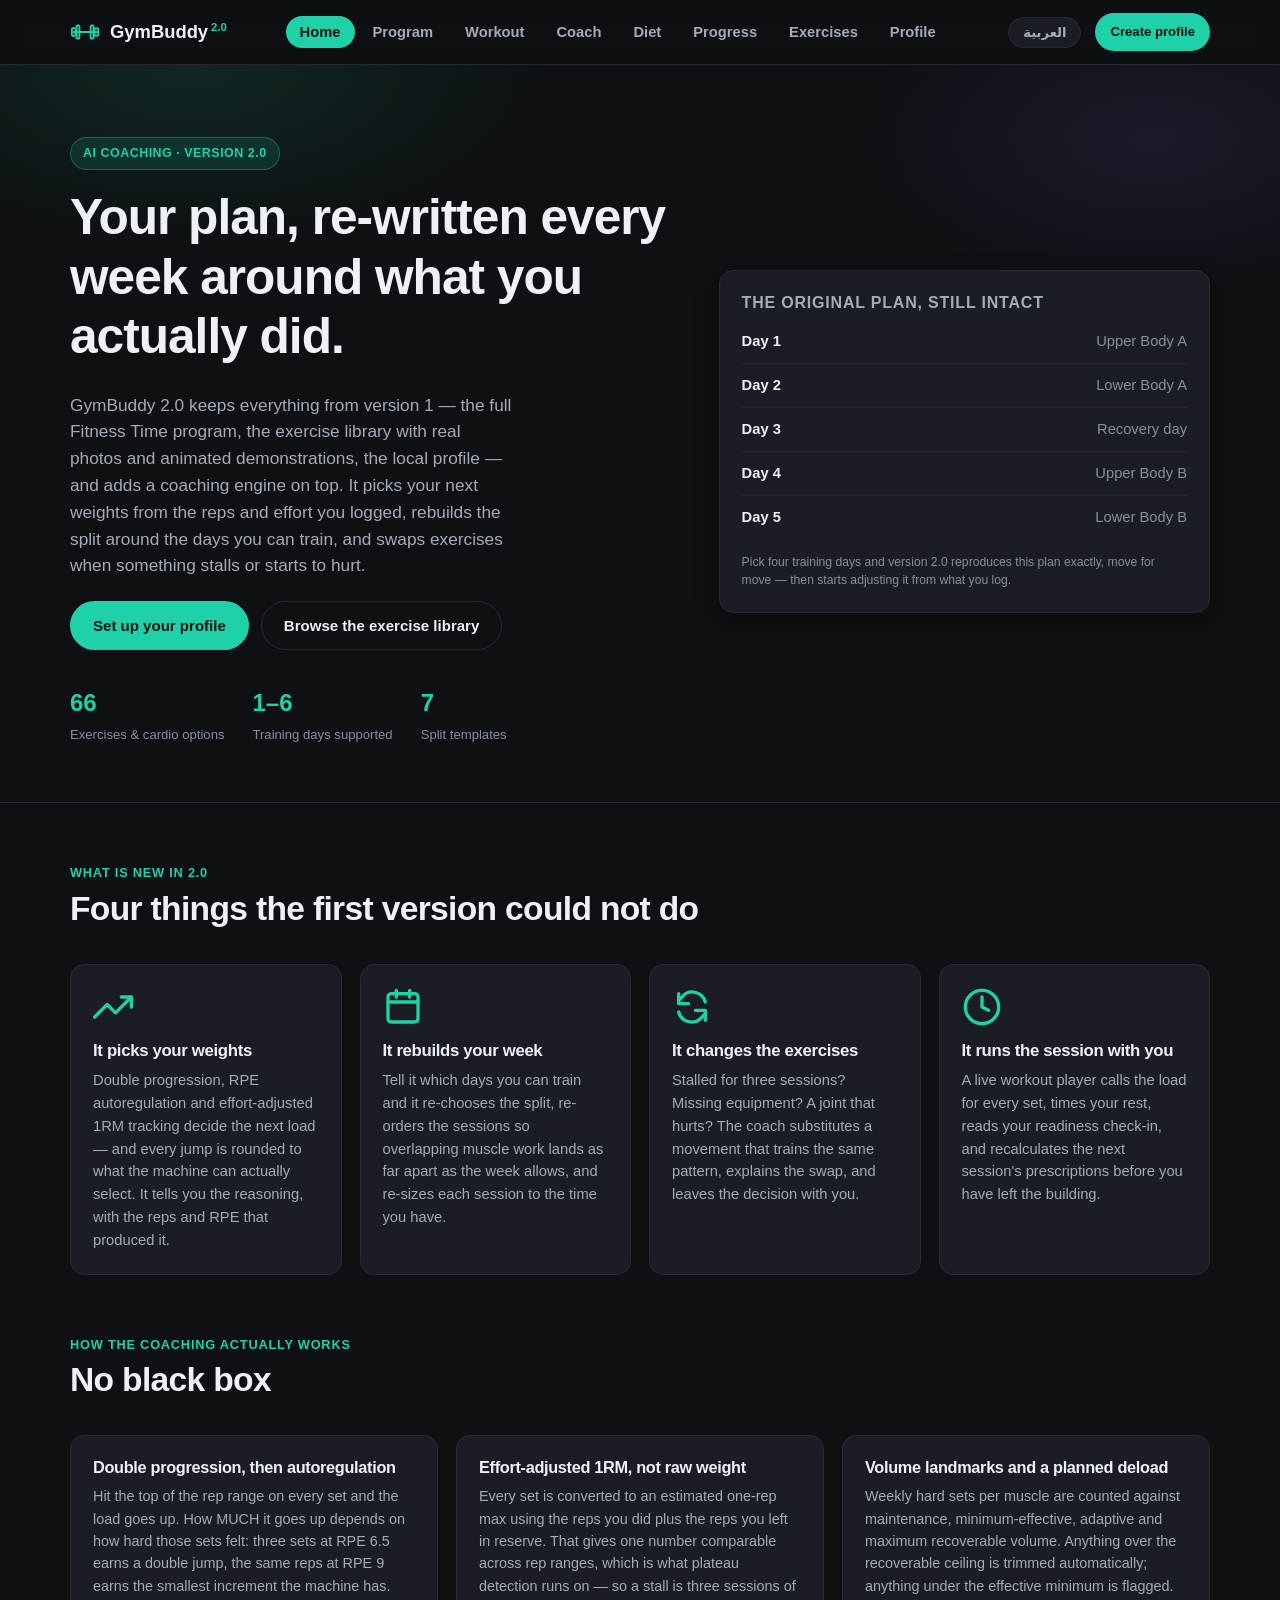
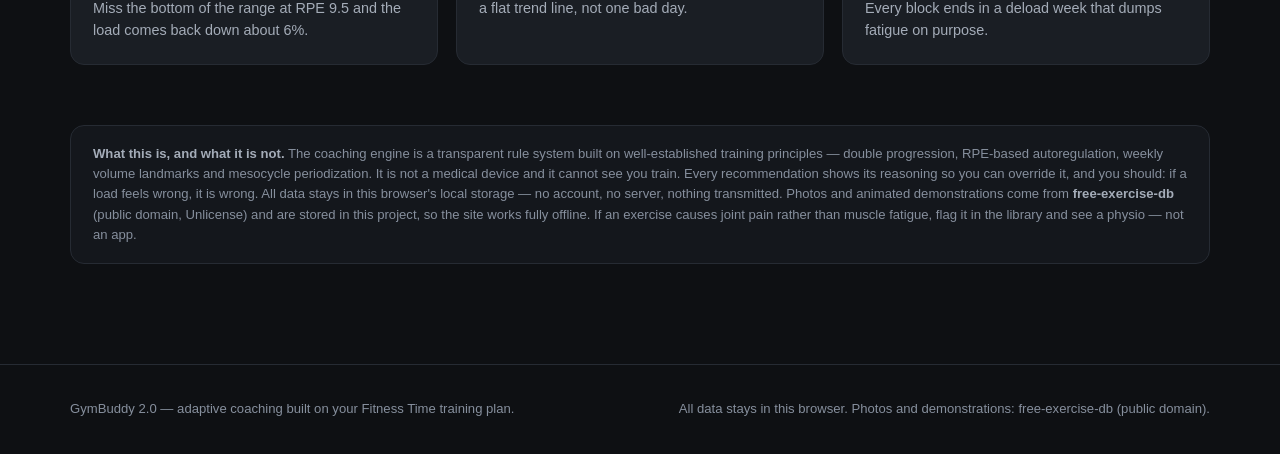
<file: index.html>
<!DOCTYPE html>
<html lang="en">
<head>
<meta charset="UTF-8">
<meta name="viewport" content="width=device-width, initial-scale=1.0, viewport-fit=cover">
<meta name="apple-mobile-web-app-capable" content="yes">
<meta name="mobile-web-app-capable" content="yes">
<meta name="apple-mobile-web-app-status-bar-style" content="black-translucent">
<meta name="apple-mobile-web-app-title" content="GymBuddy">
<meta name="theme-color" content="#0e1013">
<!-- Shared by link only: keep this out of search results. See robots.txt. -->
<meta name="robots" content="noindex, nofollow">
<meta name="description" content="Adaptive AI coaching that picks your weights, rebuilds your split around your days, and adapts your workouts.">
<title data-i18n="home.metaTitle">GymBuddy 2.0 — Adaptive AI Coaching for Your Training Plan</title>
<link rel="icon" type="image/svg+xml" href="assets/img/favicon.svg">
<link rel="apple-touch-icon" href="assets/img/apple-touch-icon.png">
<link rel="manifest" href="manifest.webmanifest">
<!-- iOS shows a blank screen while a home-screen app boots unless it is given
     a launch image at the device's exact pixel size. On a dark app that blank
     is white, and it is the most obvious tell that this is a web page. -->
<link rel="apple-touch-startup-image" media="(device-width: 375px) and (device-height: 667px) and (-webkit-device-pixel-ratio: 2)" href="assets/img/launch-750x1334.png">
<link rel="apple-touch-startup-image" media="(device-width: 414px) and (device-height: 896px) and (-webkit-device-pixel-ratio: 2)" href="assets/img/launch-828x1792.png">
<link rel="apple-touch-startup-image" media="(device-width: 375px) and (device-height: 812px) and (-webkit-device-pixel-ratio: 3)" href="assets/img/launch-1125x2436.png">
<link rel="apple-touch-startup-image" media="(device-width: 390px) and (device-height: 844px) and (-webkit-device-pixel-ratio: 3)" href="assets/img/launch-1170x2532.png">
<link rel="apple-touch-startup-image" media="(device-width: 393px) and (device-height: 852px) and (-webkit-device-pixel-ratio: 3)" href="assets/img/launch-1179x2556.png">
<link rel="apple-touch-startup-image" media="(device-width: 402px) and (device-height: 874px) and (-webkit-device-pixel-ratio: 3)" href="assets/img/launch-1206x2622.png">
<link rel="apple-touch-startup-image" media="(device-width: 414px) and (device-height: 896px) and (-webkit-device-pixel-ratio: 3)" href="assets/img/launch-1242x2688.png">
<link rel="apple-touch-startup-image" media="(device-width: 428px) and (device-height: 926px) and (-webkit-device-pixel-ratio: 3)" href="assets/img/launch-1284x2778.png">
<link rel="apple-touch-startup-image" media="(device-width: 430px) and (device-height: 932px) and (-webkit-device-pixel-ratio: 3)" href="assets/img/launch-1290x2796.png">
<link rel="apple-touch-startup-image" media="(device-width: 440px) and (device-height: 956px) and (-webkit-device-pixel-ratio: 3)" href="assets/img/launch-1320x2868.png">
<link rel="stylesheet" href="css/style.css">
</head>
<body>

<main id="main">
<header class="hero">
  <div class="wrap hero-grid">
    <div>
      <div class="eyebrow" data-i18n="home.eyebrow"></div>
      <h1 data-i18n="home.title"></h1>
      <p class="lead" data-i18n="home.lead"></p>
      <div class="hero-actions" id="heroActions"></div>
      <div class="hero-stats" id="heroStats"></div>
    </div>
    <div class="hero-card" id="heroCard"></div>
  </div>
</header>

<section class="marketing">
  <div class="wrap">
    <div class="section-head">
      <div class="kicker" data-i18n="home.newTitle"></div>
      <h2 data-i18n="home.newSub"></h2>
    </div>
    <div class="grid grid-4">
      <div class="card feature-card">
        <svg class="icon" viewBox="0 0 24 24" fill="none" stroke="currentColor" stroke-width="2" stroke-linecap="round" stroke-linejoin="round"><polyline points="23 6 13.5 15.5 8.5 10.5 1 18"/><polyline points="17 6 23 6 23 12"/></svg>
        <h3 data-i18n="home.f1t"></h3>
        <p data-i18n="home.f1b"></p>
      </div>
      <div class="card feature-card">
        <svg class="icon" viewBox="0 0 24 24" fill="none" stroke="currentColor" stroke-width="2" stroke-linecap="round" stroke-linejoin="round"><rect x="3" y="4" width="18" height="17" rx="2"/><line x1="3" y1="9" x2="21" y2="9"/><line x1="8" y1="2" x2="8" y2="6"/><line x1="16" y1="2" x2="16" y2="6"/></svg>
        <h3 data-i18n="home.f2t"></h3>
        <p data-i18n="home.f2b"></p>
      </div>
      <div class="card feature-card">
        <svg class="icon" viewBox="0 0 24 24" fill="none" stroke="currentColor" stroke-width="2" stroke-linecap="round" stroke-linejoin="round"><path d="M4 4v6h6"/><path d="M20 20v-6h-6"/><path d="M20 9A8 8 0 0 0 6 6L4 8"/><path d="M4 15a8 8 0 0 0 14 3l2-2"/></svg>
        <h3 data-i18n="home.f3t"></h3>
        <p data-i18n="home.f3b"></p>
      </div>
      <div class="card feature-card">
        <svg class="icon" viewBox="0 0 24 24" fill="none" stroke="currentColor" stroke-width="2" stroke-linecap="round" stroke-linejoin="round"><circle cx="12" cy="12" r="10"/><polyline points="12 6 12 12 16 14"/></svg>
        <h3 data-i18n="home.f4t"></h3>
        <p data-i18n="home.f4b"></p>
      </div>
    </div>
  </div>
</section>

<section class="marketing" style="padding-top:0;">
  <div class="wrap">
    <div class="section-head">
      <div class="kicker" data-i18n="home.howTitle"></div>
      <h2 data-i18n="home.howSub"></h2>
    </div>
    <div class="grid grid-3" id="explainGrid"></div>
  </div>
</section>

<section style="padding-top:0;">
  <div class="wrap">
    <div class="disclaimer"><b data-i18n="home.disclaimerTitle"></b> <span data-i18n-html="home.disclaimer"></span></div>
  </div>
</section>
</main>

<script src="js/i18n.js"></script>
<script src="js/i18n/en.js"></script>
<script src="js/i18n/ar.js"></script>
<script src="js/i18n/content.ar.js"></script>
<script src="js/data/library.js"></script>
<script src="js/data/coaching.js"></script>
<script src="js/data/labels.js"></script>
<script src="js/templates.js"></script>
<script src="js/engine/periodization.js"></script>
<script src="js/engine/progression.js"></script>
<script src="js/engine/scheduler.js"></script>
<script src="js/engine/analysis.js"></script>
<script src="js/engine/adaptation.js"></script>
<script src="js/engine/coach.js"></script>
<script src="js/storage.js"></script>
<script src="js/ui.js"></script>
<script src="js/pages/index.js"></script>
</body>
</html>
</file>
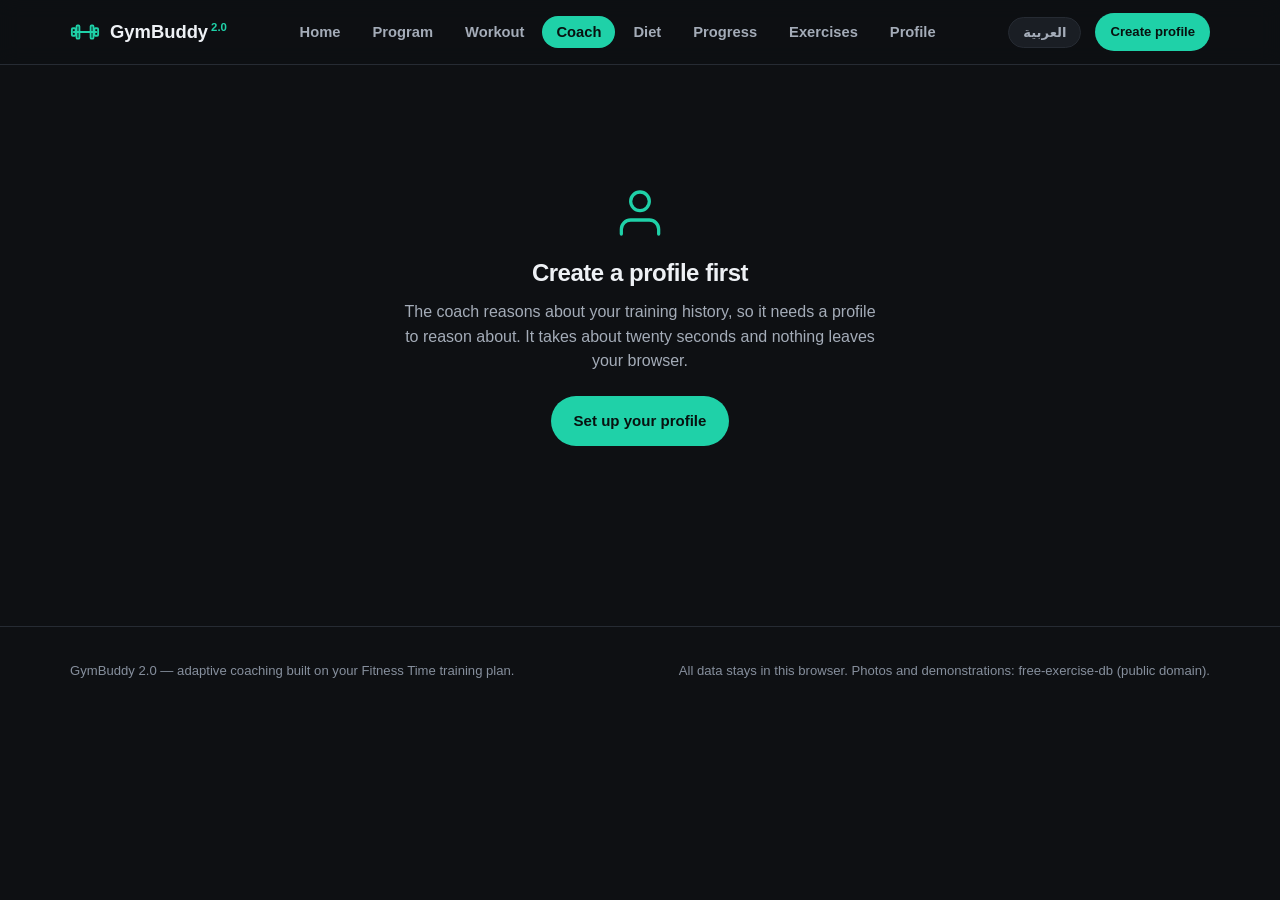
<file: coach.html>
<!DOCTYPE html>
<html lang="en">
<head>
<meta charset="UTF-8">
<meta name="viewport" content="width=device-width, initial-scale=1.0, viewport-fit=cover">
<meta name="apple-mobile-web-app-capable" content="yes">
<meta name="mobile-web-app-capable" content="yes">
<meta name="apple-mobile-web-app-status-bar-style" content="black-translucent">
<meta name="apple-mobile-web-app-title" content="GymBuddy">
<meta name="theme-color" content="#0e1013">
<!-- Shared by link only: keep this out of search results. See robots.txt. -->
<meta name="robots" content="noindex, nofollow">
<meta name="description" content="Coaching insights, progression decisions and the reasoning behind them.">
<title data-i18n="coachPage.metaTitle">AI Coach — GymBuddy 2.0</title>
<link rel="icon" type="image/svg+xml" href="assets/img/favicon.svg">
<link rel="apple-touch-icon" href="assets/img/apple-touch-icon.png">
<link rel="manifest" href="manifest.webmanifest">
<!-- iOS shows a blank screen while a home-screen app boots unless it is given
     a launch image at the device's exact pixel size. On a dark app that blank
     is white, and it is the most obvious tell that this is a web page. -->
<link rel="apple-touch-startup-image" media="(device-width: 375px) and (device-height: 667px) and (-webkit-device-pixel-ratio: 2)" href="assets/img/launch-750x1334.png">
<link rel="apple-touch-startup-image" media="(device-width: 414px) and (device-height: 896px) and (-webkit-device-pixel-ratio: 2)" href="assets/img/launch-828x1792.png">
<link rel="apple-touch-startup-image" media="(device-width: 375px) and (device-height: 812px) and (-webkit-device-pixel-ratio: 3)" href="assets/img/launch-1125x2436.png">
<link rel="apple-touch-startup-image" media="(device-width: 390px) and (device-height: 844px) and (-webkit-device-pixel-ratio: 3)" href="assets/img/launch-1170x2532.png">
<link rel="apple-touch-startup-image" media="(device-width: 393px) and (device-height: 852px) and (-webkit-device-pixel-ratio: 3)" href="assets/img/launch-1179x2556.png">
<link rel="apple-touch-startup-image" media="(device-width: 402px) and (device-height: 874px) and (-webkit-device-pixel-ratio: 3)" href="assets/img/launch-1206x2622.png">
<link rel="apple-touch-startup-image" media="(device-width: 414px) and (device-height: 896px) and (-webkit-device-pixel-ratio: 3)" href="assets/img/launch-1242x2688.png">
<link rel="apple-touch-startup-image" media="(device-width: 428px) and (device-height: 926px) and (-webkit-device-pixel-ratio: 3)" href="assets/img/launch-1284x2778.png">
<link rel="apple-touch-startup-image" media="(device-width: 430px) and (device-height: 932px) and (-webkit-device-pixel-ratio: 3)" href="assets/img/launch-1290x2796.png">
<link rel="apple-touch-startup-image" media="(device-width: 440px) and (device-height: 956px) and (-webkit-device-pixel-ratio: 3)" href="assets/img/launch-1320x2868.png">
<link rel="stylesheet" href="css/style.css">
</head>
<body>

<main id="main">
<section style="padding-top:40px;">
  <div class="wrap" id="root">
    <div class="section-head">
      <div class="kicker" data-i18n="coachPage.kicker">AI Coach</div>
      <h2 data-i18n="coachPage.title">What the coach is thinking</h2>
<p data-i18n="coachPage.intro"></p>
    </div>
    <div id="feed" class="coach-list"></div>

    <h3 style="margin:44px 0 6px;" data-i18n="coachPage.nextLoads"></h3>
<p class="hint" style="margin-bottom:16px;" data-i18n="coachPage.nextLoadsHint"></p>
    <div class="card table-scroll" style="padding:0;"><table class="rx-table" id="rxTable"></table></div>
  </div>
</section>
</main>

<script src="js/i18n.js"></script>
<script src="js/i18n/en.js"></script>
<script src="js/i18n/ar.js"></script>
<script src="js/i18n/content.ar.js"></script>
<script src="js/data/library.js"></script>
<script src="js/data/coaching.js"></script>
<script src="js/data/labels.js"></script>
<script src="js/templates.js"></script>
<script src="js/engine/periodization.js"></script>
<script src="js/engine/progression.js"></script>
<script src="js/engine/scheduler.js"></script>
<script src="js/engine/analysis.js"></script>
<script src="js/engine/adaptation.js"></script>
<script src="js/engine/coach.js"></script>
<script src="js/storage.js"></script>
<script src="js/ui.js"></script>
<script src="js/pages/coach.js"></script>
</body>
</html>
</file>
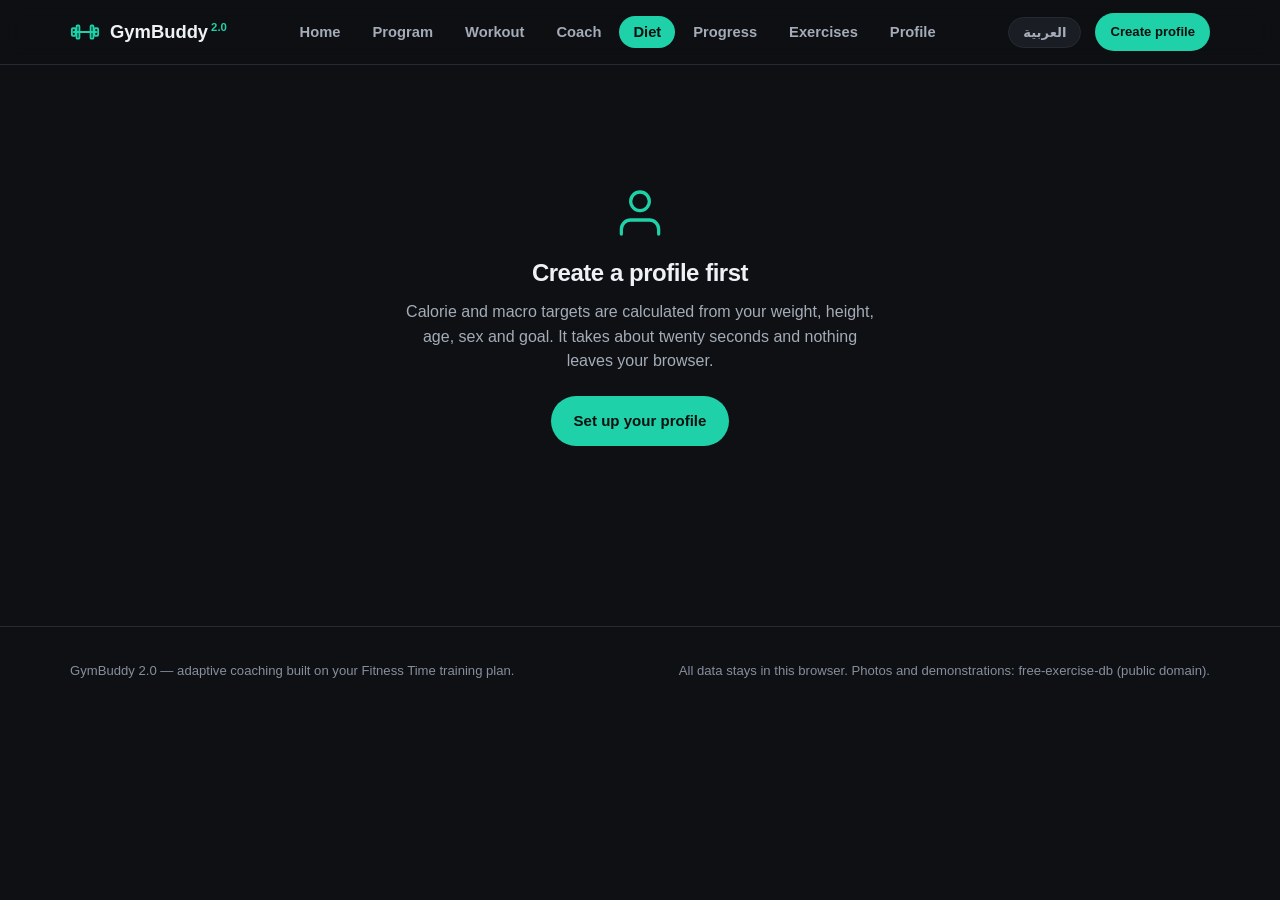
<file: diet.html>
<!DOCTYPE html>
<html lang="en">
<head>
<meta charset="UTF-8">
<meta name="viewport" content="width=device-width, initial-scale=1.0, viewport-fit=cover">
<meta name="apple-mobile-web-app-capable" content="yes">
<meta name="mobile-web-app-capable" content="yes">
<meta name="apple-mobile-web-app-status-bar-style" content="black-translucent">
<meta name="apple-mobile-web-app-title" content="GymBuddy">
<meta name="theme-color" content="#0e1013">
<!-- Shared by link only: keep this out of search results. See robots.txt. -->
<meta name="robots" content="noindex, nofollow">
<meta name="description" content="Calorie and macro targets calculated from your own numbers, with meal suggestions.">
<title data-i18n="diet.metaTitle">Diet — GymBuddy 2.0</title>
<link rel="icon" type="image/svg+xml" href="assets/img/favicon.svg">
<link rel="apple-touch-icon" href="assets/img/apple-touch-icon.png">
<link rel="manifest" href="manifest.webmanifest">
<!-- iOS shows a blank screen while a home-screen app boots unless it is given
     a launch image at the device's exact pixel size. On a dark app that blank
     is white, and it is the most obvious tell that this is a web page. -->
<link rel="apple-touch-startup-image" media="(device-width: 375px) and (device-height: 667px) and (-webkit-device-pixel-ratio: 2)" href="assets/img/launch-750x1334.png">
<link rel="apple-touch-startup-image" media="(device-width: 414px) and (device-height: 896px) and (-webkit-device-pixel-ratio: 2)" href="assets/img/launch-828x1792.png">
<link rel="apple-touch-startup-image" media="(device-width: 375px) and (device-height: 812px) and (-webkit-device-pixel-ratio: 3)" href="assets/img/launch-1125x2436.png">
<link rel="apple-touch-startup-image" media="(device-width: 390px) and (device-height: 844px) and (-webkit-device-pixel-ratio: 3)" href="assets/img/launch-1170x2532.png">
<link rel="apple-touch-startup-image" media="(device-width: 393px) and (device-height: 852px) and (-webkit-device-pixel-ratio: 3)" href="assets/img/launch-1179x2556.png">
<link rel="apple-touch-startup-image" media="(device-width: 402px) and (device-height: 874px) and (-webkit-device-pixel-ratio: 3)" href="assets/img/launch-1206x2622.png">
<link rel="apple-touch-startup-image" media="(device-width: 414px) and (device-height: 896px) and (-webkit-device-pixel-ratio: 3)" href="assets/img/launch-1242x2688.png">
<link rel="apple-touch-startup-image" media="(device-width: 428px) and (device-height: 926px) and (-webkit-device-pixel-ratio: 3)" href="assets/img/launch-1284x2778.png">
<link rel="apple-touch-startup-image" media="(device-width: 430px) and (device-height: 932px) and (-webkit-device-pixel-ratio: 3)" href="assets/img/launch-1290x2796.png">
<link rel="apple-touch-startup-image" media="(device-width: 440px) and (device-height: 956px) and (-webkit-device-pixel-ratio: 3)" href="assets/img/launch-1320x2868.png">
<link rel="stylesheet" href="css/style.css">
</head>
<body>

<main id="main">
<section style="padding-top:40px;">
  <div class="wrap" id="root">
    <div class="section-head">
      <div class="kicker" data-i18n="diet.kicker">Nutrition</div>
      <h2 data-i18n="diet.title">Diet</h2>
      <p data-i18n="diet.intro"></p>
    </div>

    <div class="kpi-grid" id="kpis"></div>

    <div class="card" id="reasoning" style="margin-bottom:26px;"></div>

    <div class="card" id="macroCard" style="margin-bottom:26px;">
      <h3 data-i18n="diet.macroTitle">Daily targets</h3>
      <p class="hint" id="macroHint"></p>
      <div id="macroBar" class="macro-bar" aria-hidden="true"></div>
      <div class="macro-legend" id="macroLegend"></div>
    </div>

    <h3 style="margin:36px 0 6px;" data-i18n="diet.mealsTitle">Meal suggestions</h3>
    <p class="hint" style="margin-bottom:14px;" data-i18n="diet.mealsHint"></p>
    <div id="meals"></div>

    <p class="hint" id="disclaimer" style="margin-top:30px;"></p>
  </div>
</section>
</main>

<script src="js/i18n.js"></script>
<script src="js/i18n/en.js"></script>
<script src="js/i18n/ar.js"></script>
<script src="js/i18n/content.ar.js"></script>
<script src="js/data/library.js"></script>
<script src="js/data/coaching.js"></script>
<script src="js/data/nutrition.js"></script>
<script src="js/data/labels.js"></script>
<script src="js/templates.js"></script>
<script src="js/engine/periodization.js"></script>
<script src="js/engine/progression.js"></script>
<script src="js/engine/scheduler.js"></script>
<script src="js/engine/analysis.js"></script>
<script src="js/engine/adaptation.js"></script>
<script src="js/engine/coach.js"></script>
<script src="js/engine/nutrition.js"></script>
<script src="js/storage.js"></script>
<script src="js/ui.js"></script>
<script src="js/pages/diet.js"></script>
</body>
</html>
</file>
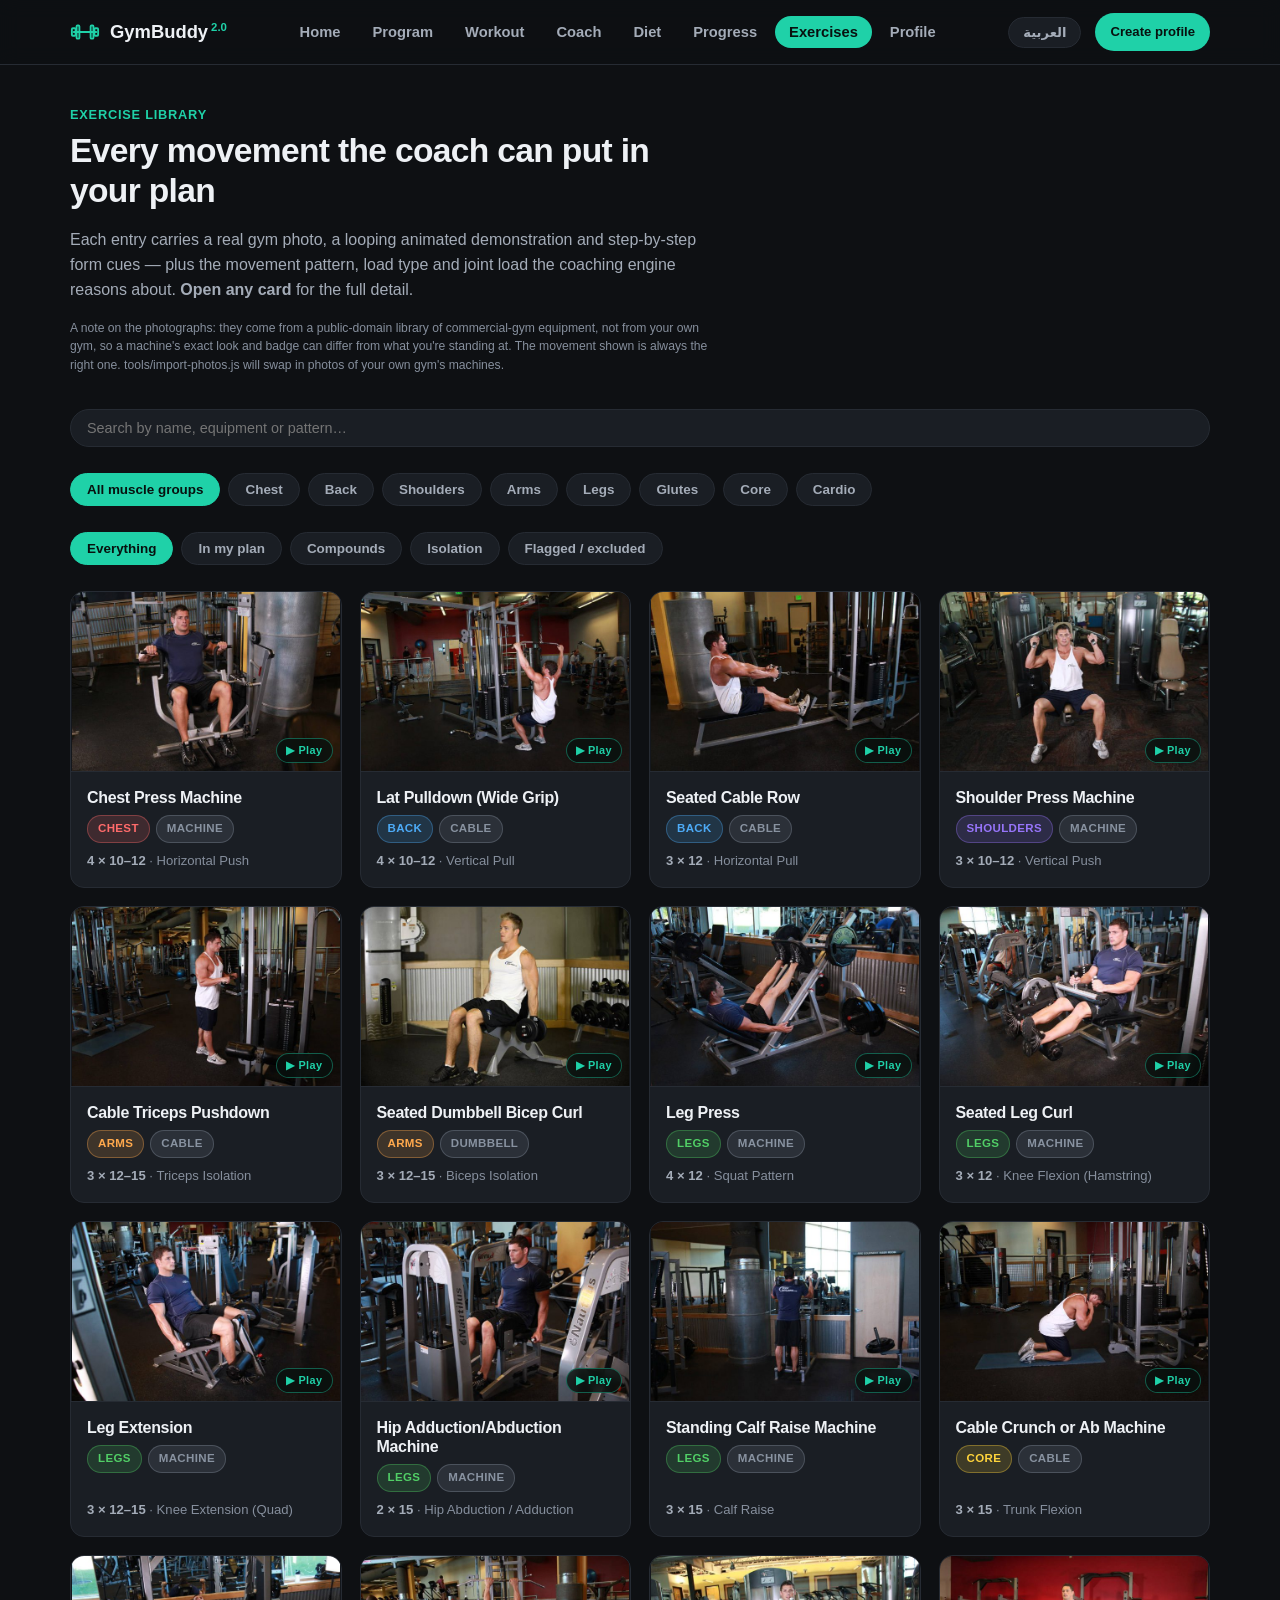
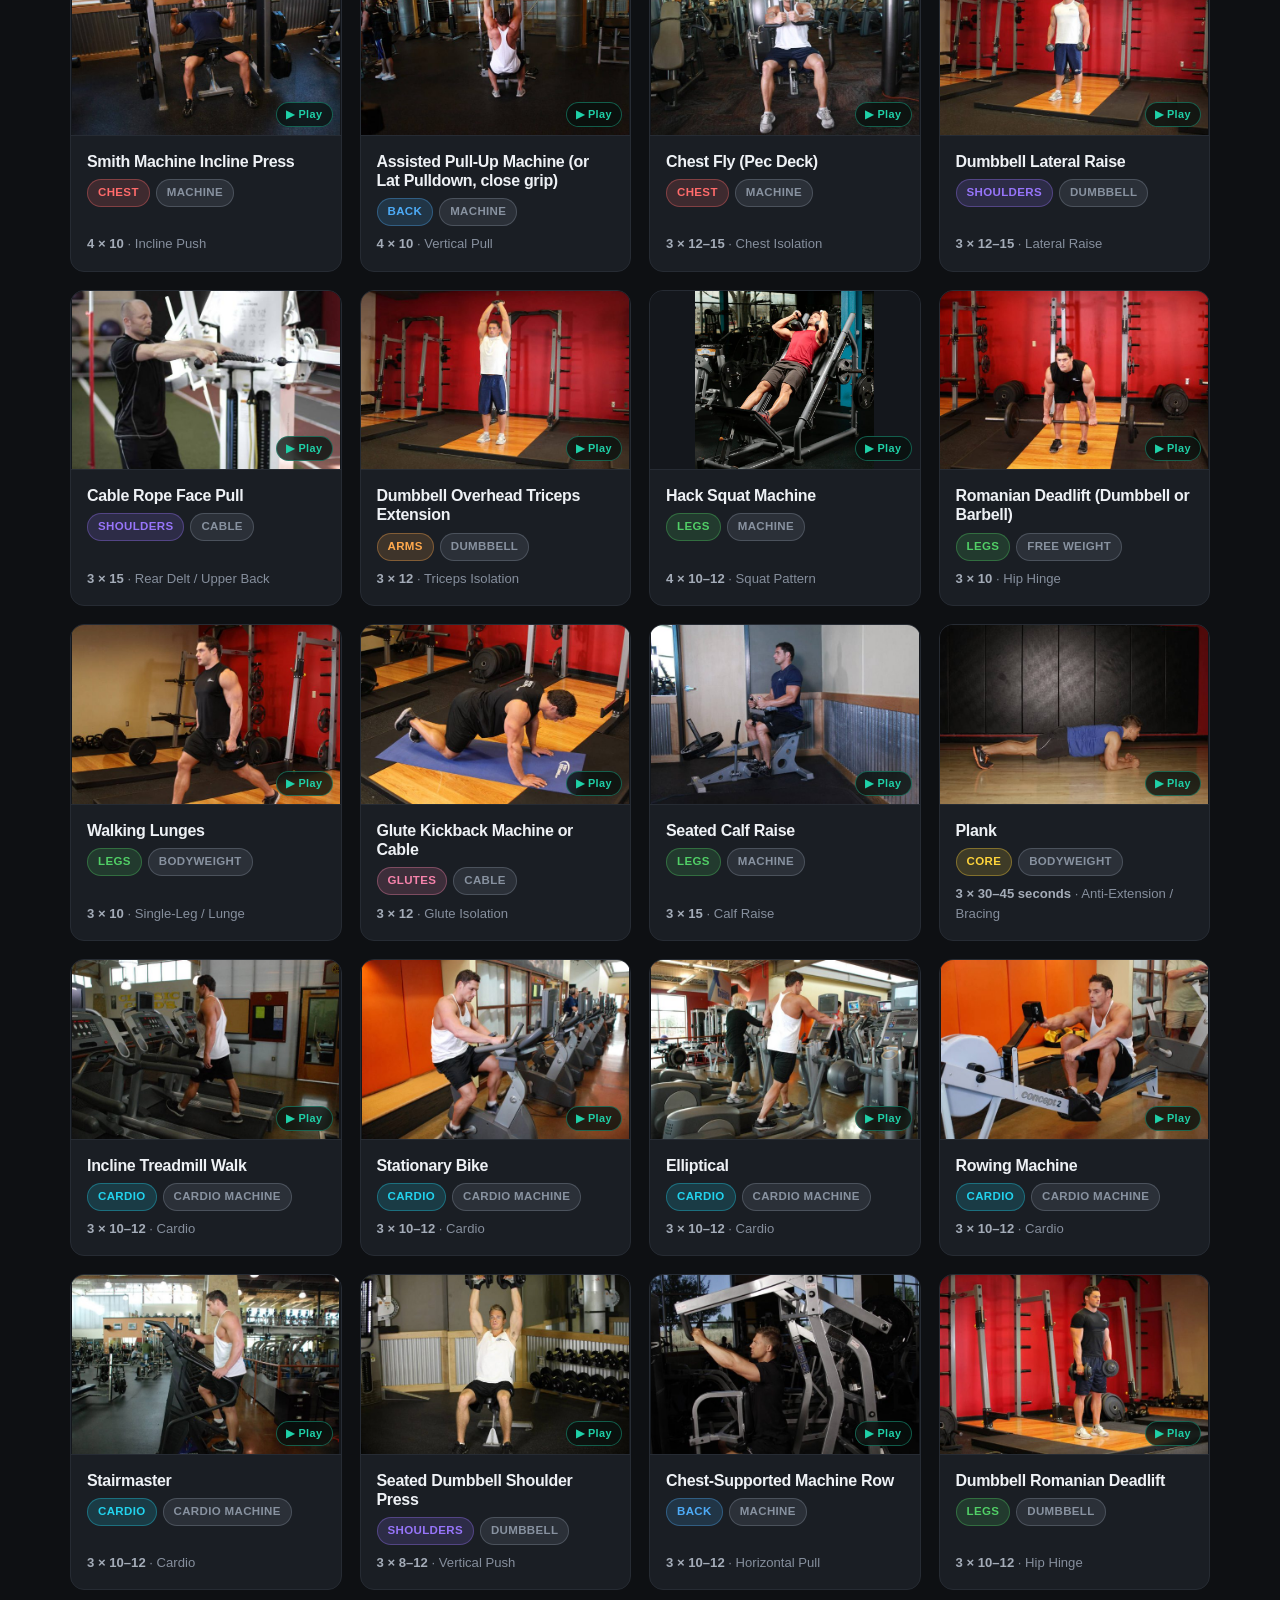
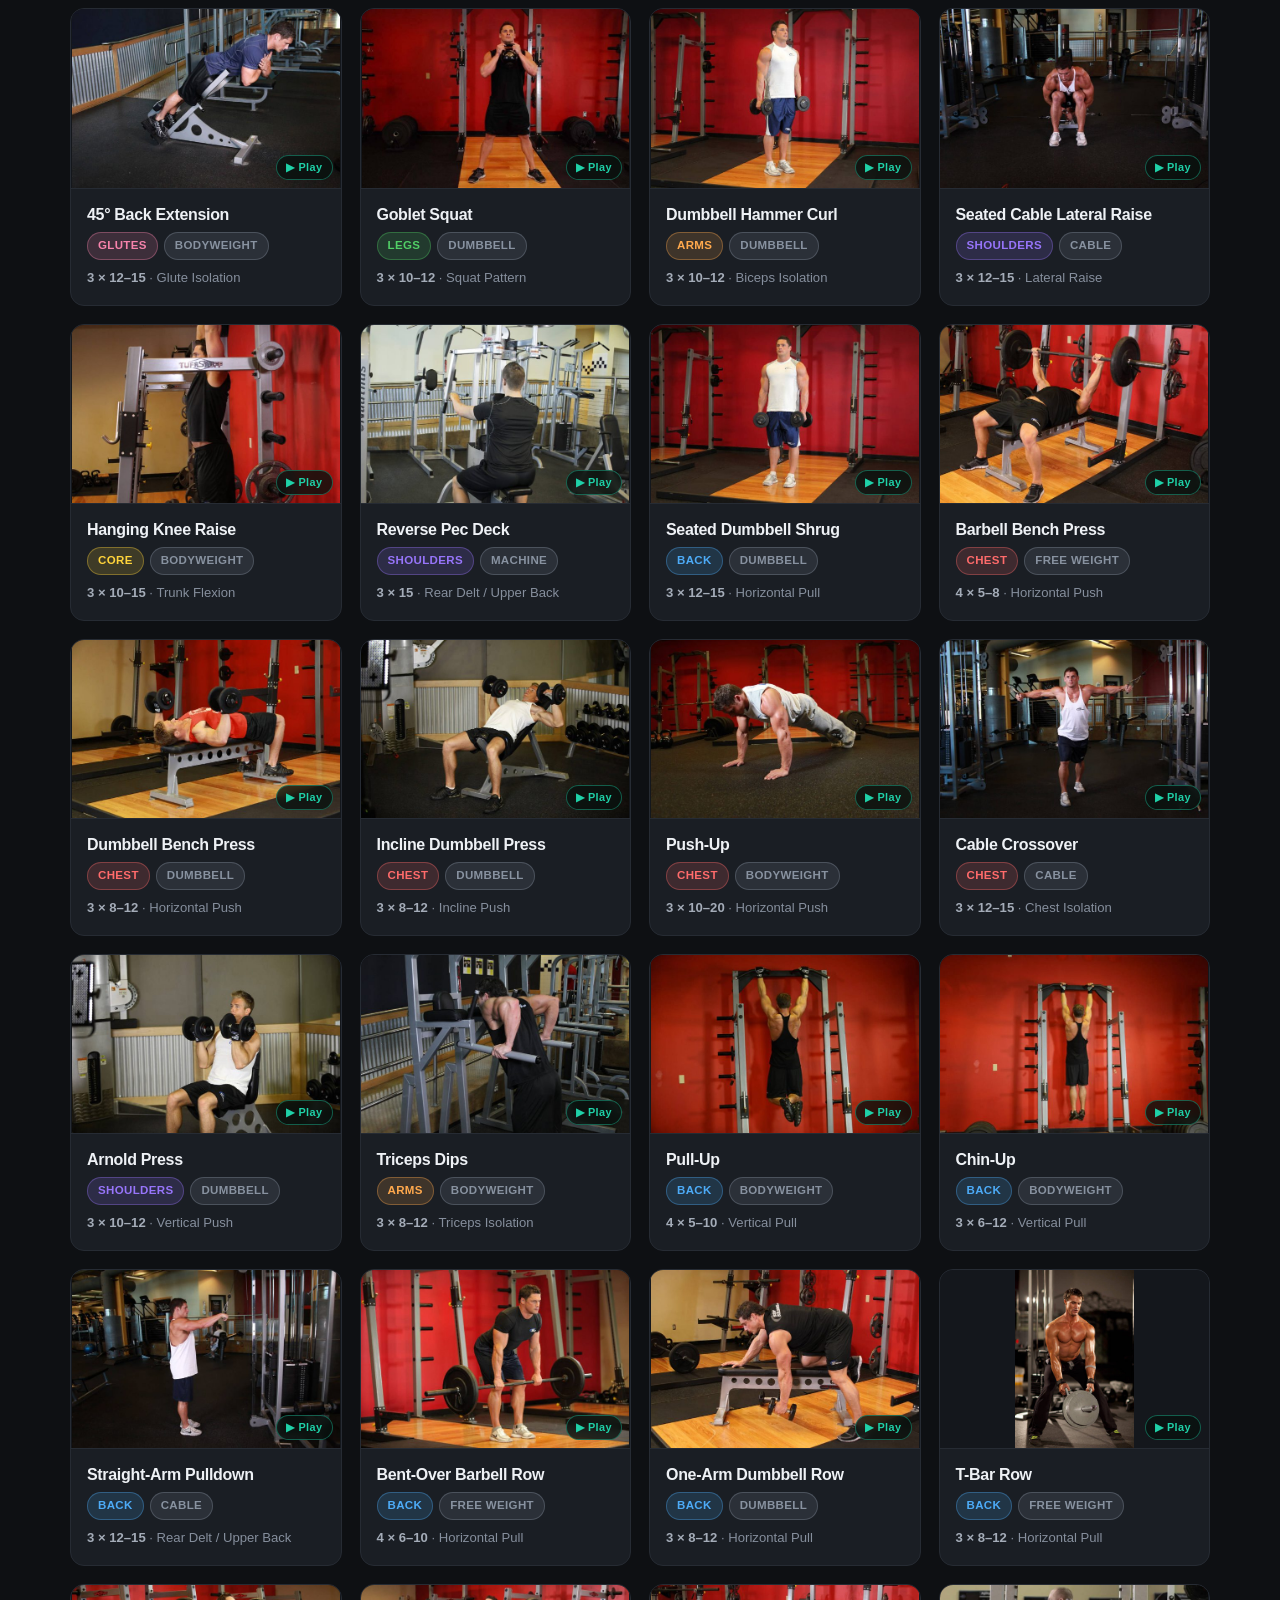
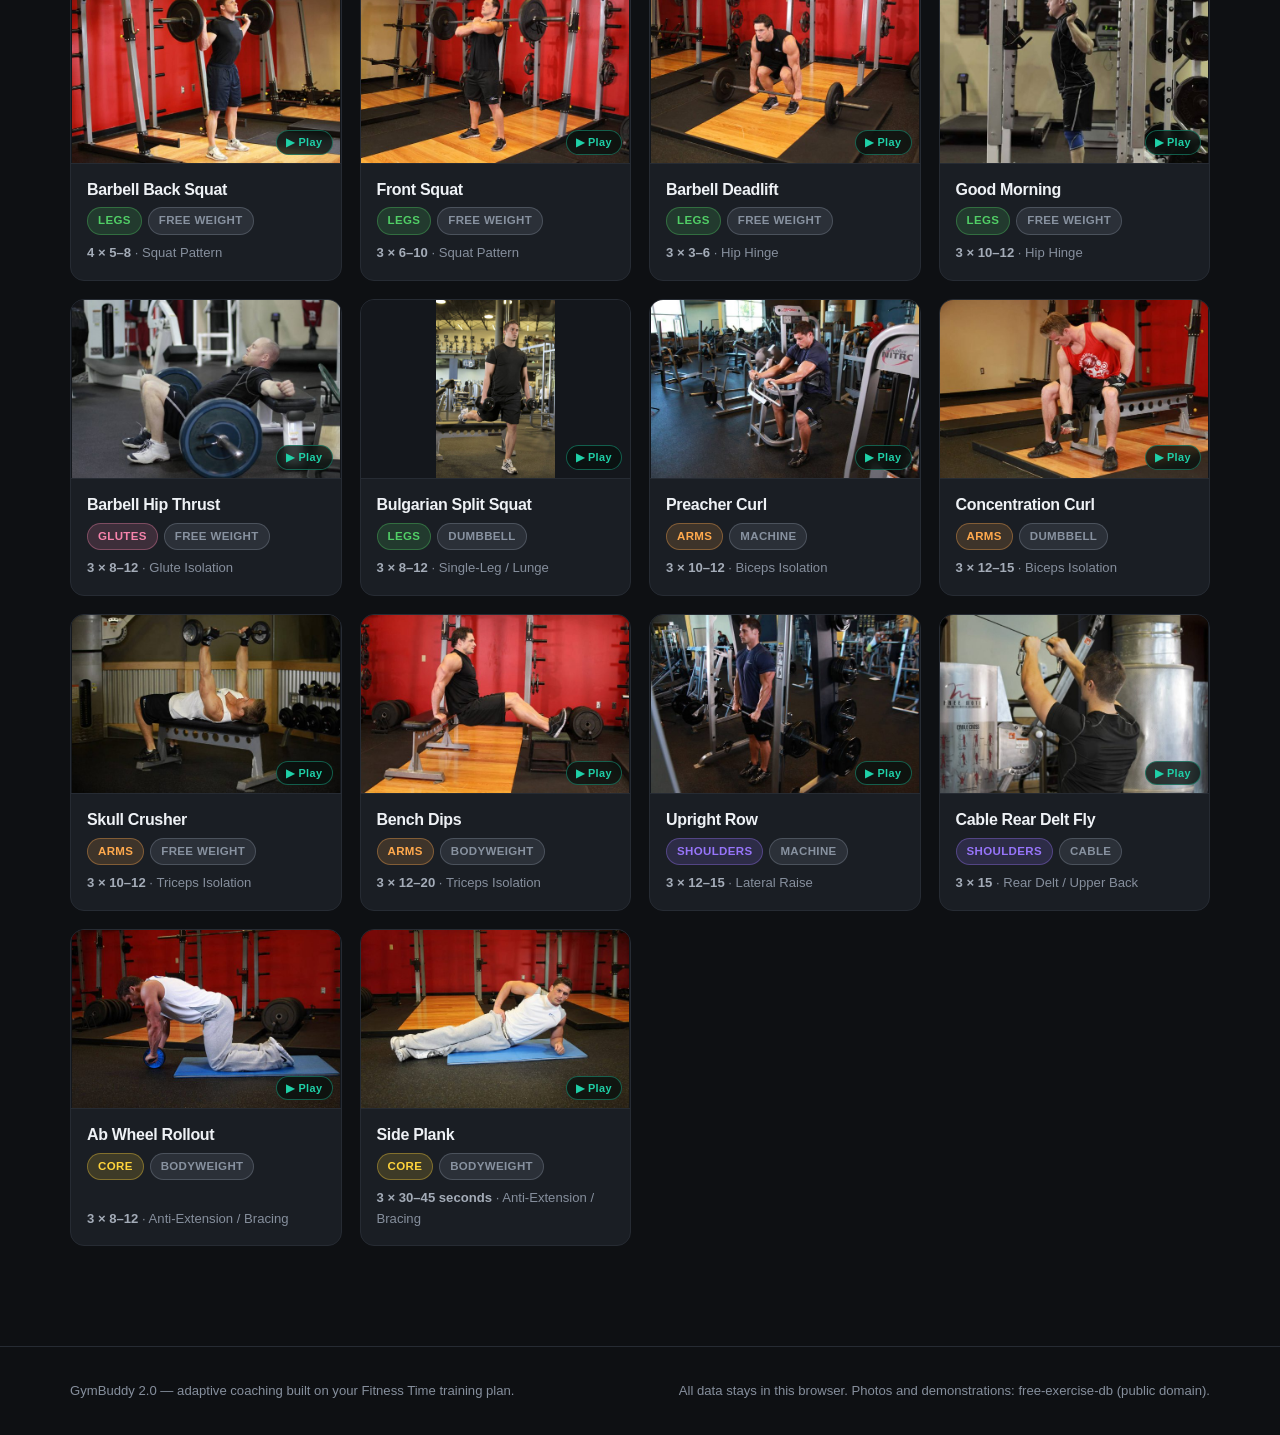
<file: exercises.html>
<!DOCTYPE html>
<html lang="en">
<head>
<meta charset="UTF-8">
<meta name="viewport" content="width=device-width, initial-scale=1.0, viewport-fit=cover">
<meta name="apple-mobile-web-app-capable" content="yes">
<meta name="mobile-web-app-capable" content="yes">
<meta name="apple-mobile-web-app-status-bar-style" content="black-translucent">
<meta name="apple-mobile-web-app-title" content="GymBuddy">
<meta name="theme-color" content="#0e1013">
<!-- Shared by link only: keep this out of search results. See robots.txt. -->
<meta name="robots" content="noindex, nofollow">
<meta name="description" content="Illustrated exercise library with movement patterns, joint load and substitutions.">
<title data-i18n="library.metaTitle">Exercise Library — GymBuddy 2.0</title>
<link rel="icon" type="image/svg+xml" href="assets/img/favicon.svg">
<link rel="apple-touch-icon" href="assets/img/apple-touch-icon.png">
<link rel="manifest" href="manifest.webmanifest">
<!-- iOS shows a blank screen while a home-screen app boots unless it is given
     a launch image at the device's exact pixel size. On a dark app that blank
     is white, and it is the most obvious tell that this is a web page. -->
<link rel="apple-touch-startup-image" media="(device-width: 375px) and (device-height: 667px) and (-webkit-device-pixel-ratio: 2)" href="assets/img/launch-750x1334.png">
<link rel="apple-touch-startup-image" media="(device-width: 414px) and (device-height: 896px) and (-webkit-device-pixel-ratio: 2)" href="assets/img/launch-828x1792.png">
<link rel="apple-touch-startup-image" media="(device-width: 375px) and (device-height: 812px) and (-webkit-device-pixel-ratio: 3)" href="assets/img/launch-1125x2436.png">
<link rel="apple-touch-startup-image" media="(device-width: 390px) and (device-height: 844px) and (-webkit-device-pixel-ratio: 3)" href="assets/img/launch-1170x2532.png">
<link rel="apple-touch-startup-image" media="(device-width: 393px) and (device-height: 852px) and (-webkit-device-pixel-ratio: 3)" href="assets/img/launch-1179x2556.png">
<link rel="apple-touch-startup-image" media="(device-width: 402px) and (device-height: 874px) and (-webkit-device-pixel-ratio: 3)" href="assets/img/launch-1206x2622.png">
<link rel="apple-touch-startup-image" media="(device-width: 414px) and (device-height: 896px) and (-webkit-device-pixel-ratio: 3)" href="assets/img/launch-1242x2688.png">
<link rel="apple-touch-startup-image" media="(device-width: 428px) and (device-height: 926px) and (-webkit-device-pixel-ratio: 3)" href="assets/img/launch-1284x2778.png">
<link rel="apple-touch-startup-image" media="(device-width: 430px) and (device-height: 932px) and (-webkit-device-pixel-ratio: 3)" href="assets/img/launch-1290x2796.png">
<link rel="apple-touch-startup-image" media="(device-width: 440px) and (device-height: 956px) and (-webkit-device-pixel-ratio: 3)" href="assets/img/launch-1320x2868.png">
<link rel="stylesheet" href="css/style.css">
</head>
<body>

<main id="main">
<section style="padding-top:40px;">
  <div class="wrap">
    <div class="section-head">
      <div class="kicker" data-i18n="library.kicker">Exercise Library</div>
      <h2 data-i18n="library.title">Every movement the coach can put in your plan</h2>
<p id="libIntro" data-i18n-html="library.intro"></p>
    <p class="hint media-provenance" data-i18n="library.photoProvenance"></p>
    </div>

    <div class="filters">
      <input type="text" class="search-input" id="search" data-i18n-placeholder="library.search" data-i18n-aria="library.search">
    </div>
    <div class="filters" id="muscleFilters"></div>
    <div class="filters" id="extraFilters"></div>

    <div class="grid grid-4" id="exGrid"></div>
    <div class="empty-state" id="emptyState" style="display:none;" data-i18n="library.empty"></div>
  </div>
</section>
</main>

<script src="js/i18n.js"></script>
<script src="js/i18n/en.js"></script>
<script src="js/i18n/ar.js"></script>
<script src="js/i18n/content.ar.js"></script>
<script src="js/data/library.js"></script>
<script src="js/data/coaching.js"></script>
<script src="js/data/labels.js"></script>
<script src="js/templates.js"></script>
<script src="js/engine/periodization.js"></script>
<script src="js/engine/progression.js"></script>
<script src="js/engine/scheduler.js"></script>
<script src="js/engine/analysis.js"></script>
<script src="js/engine/adaptation.js"></script>
<script src="js/engine/coach.js"></script>
<script src="js/storage.js"></script>
<script src="js/ui.js"></script>
<script src="js/pages/exercises.js"></script>
</body>
</html>
</file>
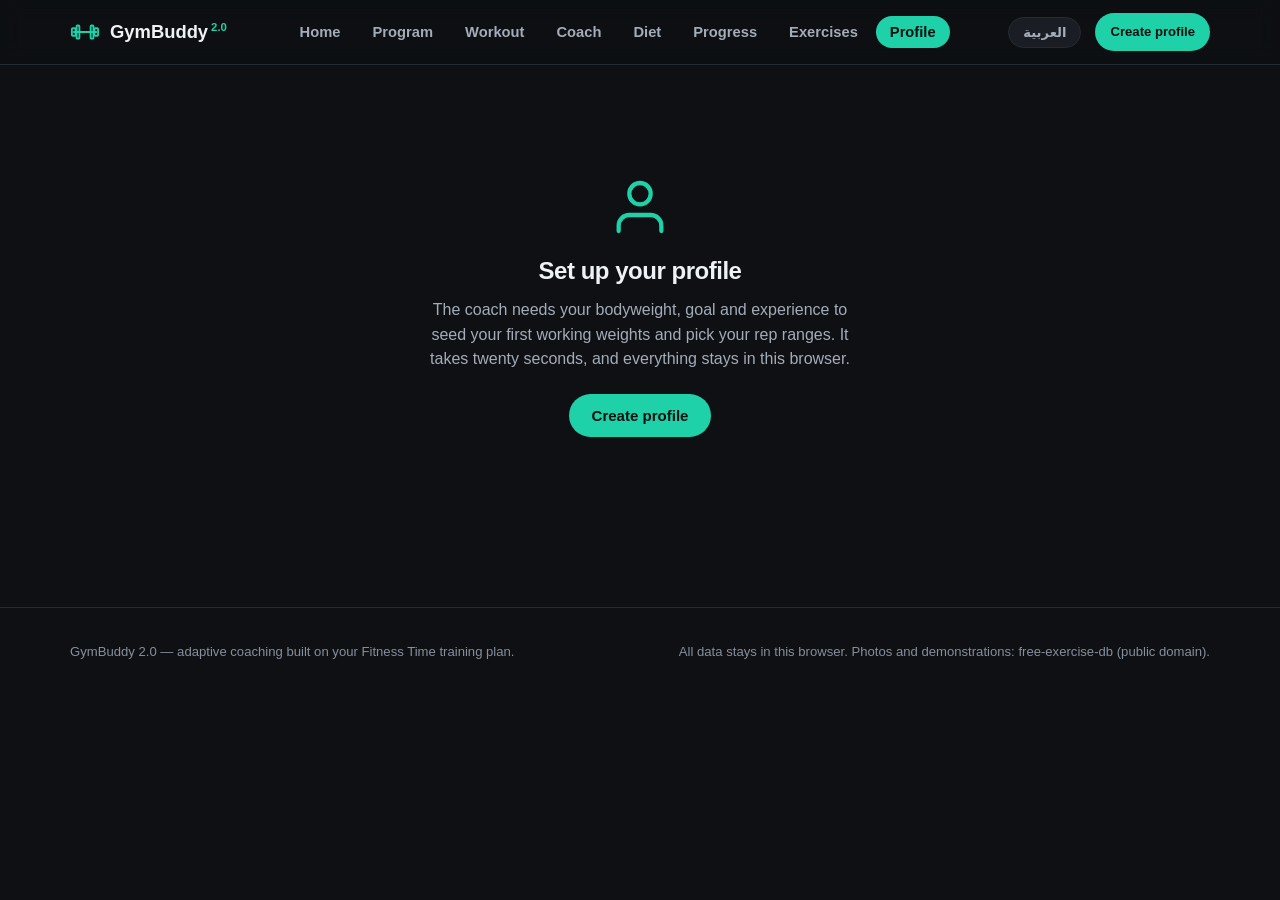
<file: profile.html>
<!DOCTYPE html>
<html lang="en">
<head>
<meta charset="UTF-8">
<meta name="viewport" content="width=device-width, initial-scale=1.0, viewport-fit=cover">
<meta name="apple-mobile-web-app-capable" content="yes">
<meta name="mobile-web-app-capable" content="yes">
<meta name="apple-mobile-web-app-status-bar-style" content="black-translucent">
<meta name="apple-mobile-web-app-title" content="GymBuddy">
<meta name="theme-color" content="#0e1013">
<!-- Shared by link only: keep this out of search results. See robots.txt. -->
<meta name="robots" content="noindex, nofollow">
<meta name="description" content="Your profile, training settings, bodyweight log and data backup.">
<title data-i18n="profile.metaTitle">Profile &amp; Settings — GymBuddy 2.0</title>
<link rel="icon" type="image/svg+xml" href="assets/img/favicon.svg">
<link rel="apple-touch-icon" href="assets/img/apple-touch-icon.png">
<link rel="manifest" href="manifest.webmanifest">
<!-- iOS shows a blank screen while a home-screen app boots unless it is given
     a launch image at the device's exact pixel size. On a dark app that blank
     is white, and it is the most obvious tell that this is a web page. -->
<link rel="apple-touch-startup-image" media="(device-width: 375px) and (device-height: 667px) and (-webkit-device-pixel-ratio: 2)" href="assets/img/launch-750x1334.png">
<link rel="apple-touch-startup-image" media="(device-width: 414px) and (device-height: 896px) and (-webkit-device-pixel-ratio: 2)" href="assets/img/launch-828x1792.png">
<link rel="apple-touch-startup-image" media="(device-width: 375px) and (device-height: 812px) and (-webkit-device-pixel-ratio: 3)" href="assets/img/launch-1125x2436.png">
<link rel="apple-touch-startup-image" media="(device-width: 390px) and (device-height: 844px) and (-webkit-device-pixel-ratio: 3)" href="assets/img/launch-1170x2532.png">
<link rel="apple-touch-startup-image" media="(device-width: 393px) and (device-height: 852px) and (-webkit-device-pixel-ratio: 3)" href="assets/img/launch-1179x2556.png">
<link rel="apple-touch-startup-image" media="(device-width: 402px) and (device-height: 874px) and (-webkit-device-pixel-ratio: 3)" href="assets/img/launch-1206x2622.png">
<link rel="apple-touch-startup-image" media="(device-width: 414px) and (device-height: 896px) and (-webkit-device-pixel-ratio: 3)" href="assets/img/launch-1242x2688.png">
<link rel="apple-touch-startup-image" media="(device-width: 428px) and (device-height: 926px) and (-webkit-device-pixel-ratio: 3)" href="assets/img/launch-1284x2778.png">
<link rel="apple-touch-startup-image" media="(device-width: 430px) and (device-height: 932px) and (-webkit-device-pixel-ratio: 3)" href="assets/img/launch-1290x2796.png">
<link rel="apple-touch-startup-image" media="(device-width: 440px) and (device-height: 956px) and (-webkit-device-pixel-ratio: 3)" href="assets/img/launch-1320x2868.png">
<link rel="stylesheet" href="css/style.css">
</head>
<body>

<main id="main">
<section style="padding-top:40px;">
  <div class="wrap" id="root"></div>
</section>
</main>

<script src="js/i18n.js"></script>
<script src="js/i18n/en.js"></script>
<script src="js/i18n/ar.js"></script>
<script src="js/i18n/content.ar.js"></script>
<script src="js/data/library.js"></script>
<script src="js/data/coaching.js"></script>
<script src="js/data/labels.js"></script>
<script src="js/templates.js"></script>
<script src="js/engine/periodization.js"></script>
<script src="js/engine/progression.js"></script>
<script src="js/engine/scheduler.js"></script>
<script src="js/engine/analysis.js"></script>
<script src="js/engine/adaptation.js"></script>
<script src="js/engine/coach.js"></script>
<script src="js/storage.js"></script>
<script src="js/ui.js"></script>
<script src="js/pages/profile.js"></script>
</body>
</html>
</file>
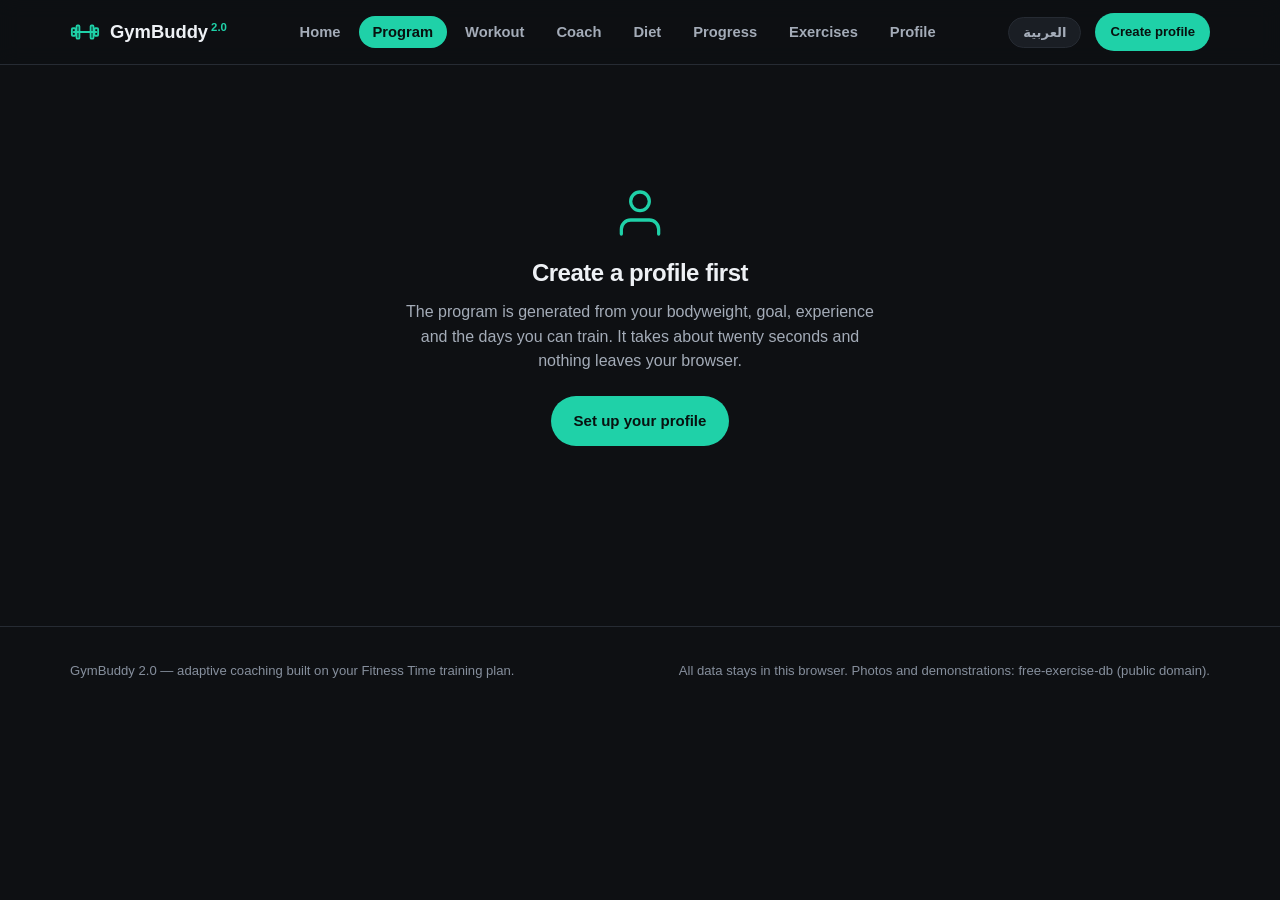
<file: program.html>
<!DOCTYPE html>
<html lang="en">
<head>
<meta charset="UTF-8">
<meta name="viewport" content="width=device-width, initial-scale=1.0, viewport-fit=cover">
<meta name="apple-mobile-web-app-capable" content="yes">
<meta name="mobile-web-app-capable" content="yes">
<meta name="apple-mobile-web-app-status-bar-style" content="black-translucent">
<meta name="apple-mobile-web-app-title" content="GymBuddy">
<meta name="theme-color" content="#0e1013">
<!-- Shared by link only: keep this out of search results. See robots.txt. -->
<meta name="robots" content="noindex, nofollow">
<meta name="description" content="Your adaptive weekly training program, rebuilt around the days you can train.">
<title data-i18n="program.metaTitle">Your Program — GymBuddy 2.0</title>
<link rel="icon" type="image/svg+xml" href="assets/img/favicon.svg">
<link rel="apple-touch-icon" href="assets/img/apple-touch-icon.png">
<link rel="manifest" href="manifest.webmanifest">
<!-- iOS shows a blank screen while a home-screen app boots unless it is given
     a launch image at the device's exact pixel size. On a dark app that blank
     is white, and it is the most obvious tell that this is a web page. -->
<link rel="apple-touch-startup-image" media="(device-width: 375px) and (device-height: 667px) and (-webkit-device-pixel-ratio: 2)" href="assets/img/launch-750x1334.png">
<link rel="apple-touch-startup-image" media="(device-width: 414px) and (device-height: 896px) and (-webkit-device-pixel-ratio: 2)" href="assets/img/launch-828x1792.png">
<link rel="apple-touch-startup-image" media="(device-width: 375px) and (device-height: 812px) and (-webkit-device-pixel-ratio: 3)" href="assets/img/launch-1125x2436.png">
<link rel="apple-touch-startup-image" media="(device-width: 390px) and (device-height: 844px) and (-webkit-device-pixel-ratio: 3)" href="assets/img/launch-1170x2532.png">
<link rel="apple-touch-startup-image" media="(device-width: 393px) and (device-height: 852px) and (-webkit-device-pixel-ratio: 3)" href="assets/img/launch-1179x2556.png">
<link rel="apple-touch-startup-image" media="(device-width: 402px) and (device-height: 874px) and (-webkit-device-pixel-ratio: 3)" href="assets/img/launch-1206x2622.png">
<link rel="apple-touch-startup-image" media="(device-width: 414px) and (device-height: 896px) and (-webkit-device-pixel-ratio: 3)" href="assets/img/launch-1242x2688.png">
<link rel="apple-touch-startup-image" media="(device-width: 428px) and (device-height: 926px) and (-webkit-device-pixel-ratio: 3)" href="assets/img/launch-1284x2778.png">
<link rel="apple-touch-startup-image" media="(device-width: 430px) and (device-height: 932px) and (-webkit-device-pixel-ratio: 3)" href="assets/img/launch-1290x2796.png">
<link rel="apple-touch-startup-image" media="(device-width: 440px) and (device-height: 956px) and (-webkit-device-pixel-ratio: 3)" href="assets/img/launch-1320x2868.png">
<link rel="stylesheet" href="css/style.css">
</head>
<body>

<main id="main">
<section style="padding-top:40px;">
  <div class="wrap" id="root">
    <div class="section-head">
      <div class="kicker" data-i18n="program.kicker">Adaptive program</div>
      <h2 data-i18n="program.title">This week</h2>
      <p id="pIntro"></p>
    </div>
    <div id="phaseBanner"></div>
    <div id="phaseStrip" class="phase-strip"></div>

    <h3 style="margin:34px 0 6px;" data-i18n="program.daysQuestion">Which days can you train?</h3>
<p class="hint" style="margin-bottom:14px;" data-i18n="program.daysHint"></p>
    <div class="day-picker" id="dayPicker"></div>
    <div class="picker-summary" id="pickerSummary"></div>

    <div id="splitNote"></div>
    <div id="warnings"></div>

    <h3 style="margin:34px 0 16px;" data-i18n="program.yourWeek">Your week</h3>
    <div class="session-grid" id="sessionGrid"></div>

    <h3 style="margin:40px 0 6px;" data-i18n="program.weeklyVolume">Weekly volume</h3>
<p class="hint" style="margin-bottom:16px;" data-i18n="program.volumeHint"></p>
    <div class="card" id="volumeCard"></div>

    <h3 style="margin:40px 0 14px;" data-i18n="program.guidelines">Guidelines from your plan</h3>
    <div class="guideline-grid" id="guidelines"></div>
  </div>
</section>
</main>

<script src="js/i18n.js"></script>
<script src="js/i18n/en.js"></script>
<script src="js/i18n/ar.js"></script>
<script src="js/i18n/content.ar.js"></script>
<script src="js/data/library.js"></script>
<script src="js/data/coaching.js"></script>
<script src="js/data/labels.js"></script>
<script src="js/templates.js"></script>
<script src="js/engine/periodization.js"></script>
<script src="js/engine/progression.js"></script>
<script src="js/engine/scheduler.js"></script>
<script src="js/engine/analysis.js"></script>
<script src="js/engine/adaptation.js"></script>
<script src="js/engine/coach.js"></script>
<script src="js/storage.js"></script>
<script src="js/ui.js"></script>
<script src="js/pages/program.js"></script>
</body>
</html>
</file>
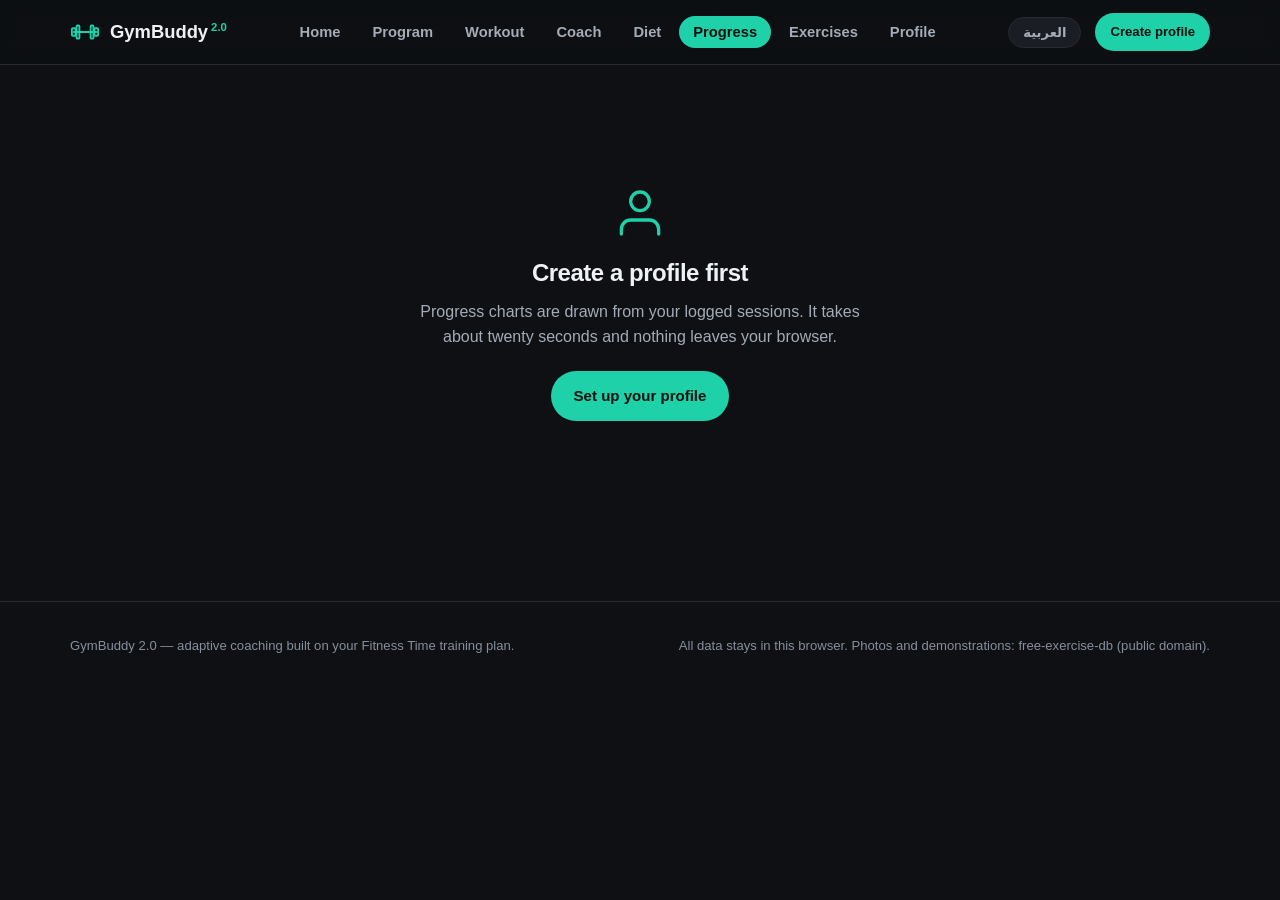
<file: progress.html>
<!DOCTYPE html>
<html lang="en">
<head>
<meta charset="UTF-8">
<meta name="viewport" content="width=device-width, initial-scale=1.0, viewport-fit=cover">
<meta name="apple-mobile-web-app-capable" content="yes">
<meta name="mobile-web-app-capable" content="yes">
<meta name="apple-mobile-web-app-status-bar-style" content="black-translucent">
<meta name="apple-mobile-web-app-title" content="GymBuddy">
<meta name="theme-color" content="#0e1013">
<!-- Shared by link only: keep this out of search results. See robots.txt. -->
<meta name="robots" content="noindex, nofollow">
<meta name="description" content="Strength trends, training volume, bodyweight and attendance analytics.">
<title data-i18n="progress.metaTitle">Progress — GymBuddy 2.0</title>
<link rel="icon" type="image/svg+xml" href="assets/img/favicon.svg">
<link rel="apple-touch-icon" href="assets/img/apple-touch-icon.png">
<link rel="manifest" href="manifest.webmanifest">
<!-- iOS shows a blank screen while a home-screen app boots unless it is given
     a launch image at the device's exact pixel size. On a dark app that blank
     is white, and it is the most obvious tell that this is a web page. -->
<link rel="apple-touch-startup-image" media="(device-width: 375px) and (device-height: 667px) and (-webkit-device-pixel-ratio: 2)" href="assets/img/launch-750x1334.png">
<link rel="apple-touch-startup-image" media="(device-width: 414px) and (device-height: 896px) and (-webkit-device-pixel-ratio: 2)" href="assets/img/launch-828x1792.png">
<link rel="apple-touch-startup-image" media="(device-width: 375px) and (device-height: 812px) and (-webkit-device-pixel-ratio: 3)" href="assets/img/launch-1125x2436.png">
<link rel="apple-touch-startup-image" media="(device-width: 390px) and (device-height: 844px) and (-webkit-device-pixel-ratio: 3)" href="assets/img/launch-1170x2532.png">
<link rel="apple-touch-startup-image" media="(device-width: 393px) and (device-height: 852px) and (-webkit-device-pixel-ratio: 3)" href="assets/img/launch-1179x2556.png">
<link rel="apple-touch-startup-image" media="(device-width: 402px) and (device-height: 874px) and (-webkit-device-pixel-ratio: 3)" href="assets/img/launch-1206x2622.png">
<link rel="apple-touch-startup-image" media="(device-width: 414px) and (device-height: 896px) and (-webkit-device-pixel-ratio: 3)" href="assets/img/launch-1242x2688.png">
<link rel="apple-touch-startup-image" media="(device-width: 428px) and (device-height: 926px) and (-webkit-device-pixel-ratio: 3)" href="assets/img/launch-1284x2778.png">
<link rel="apple-touch-startup-image" media="(device-width: 430px) and (device-height: 932px) and (-webkit-device-pixel-ratio: 3)" href="assets/img/launch-1290x2796.png">
<link rel="apple-touch-startup-image" media="(device-width: 440px) and (device-height: 956px) and (-webkit-device-pixel-ratio: 3)" href="assets/img/launch-1320x2868.png">
<link rel="stylesheet" href="css/style.css">
</head>
<body>

<main id="main">
<section style="padding-top:40px;">
  <div class="wrap" id="root">
    <div class="section-head">
      <div class="kicker" data-i18n="progress.kicker">Analytics</div>
      <h2 data-i18n="progress.title">Progress</h2>
      <p data-i18n="progress.intro"></p>
    </div>
    <div class="kpi-grid" id="kpis"></div>

    <div class="chart-card">
      <h3 data-i18n="progress.e1rmTitle">Estimated 1RM</h3>
      <p class="hint" data-i18n="progress.e1rmHint"></p>
      <div class="filters" id="liftPicker" style="margin-bottom:16px;"></div>
      <canvas class="chart" id="strengthChart" data-height="230"></canvas>
      <div id="strengthMeta" class="hint" style="margin-top:12px;"></div>
    </div>

    <div class="grid" style="grid-template-columns:repeat(auto-fit,minmax(260px,1fr));gap:18px;" id="dualCharts">
      <div class="chart-card">
        <h3 data-i18n="progress.weightTitle">Bodyweight</h3>
        <p class="hint" id="bwMeta" data-i18n="progress.weightHint"></p>
        <canvas class="chart" id="weightChart" data-height="200"></canvas>
      </div>
      <div class="chart-card">
        <h3 data-i18n="progress.waistTitle">Waist</h3>
        <p class="hint" id="waistMeta" data-i18n="progress.waistHint"></p>
        <canvas class="chart" id="waistChart" data-height="200"></canvas>
      </div>
      <div class="chart-card">
        <h3 data-i18n="progress.tonnageTitle">Weekly training volume</h3>
        <p class="hint" data-i18n="progress.tonnageHint"></p>
        <canvas class="chart" id="tonnageChart" data-height="200"></canvas>
      </div>
    </div>

    <h3 style="margin:36px 0 6px;" data-i18n="progress.attendanceTitle">Attendance</h3>
    <p class="hint" style="margin-bottom:14px;" data-i18n="progress.attendanceHint"></p>
    <div class="card" id="attendance"></div>

    <h3 style="margin:36px 0 14px;" data-i18n="progress.historyTitle">Session history</h3>
    <div class="card" id="history"></div>
  </div>
</section>
</main>

<script src="js/i18n.js"></script>
<script src="js/i18n/en.js"></script>
<script src="js/i18n/ar.js"></script>
<script src="js/i18n/content.ar.js"></script>
<script src="js/data/library.js"></script>
<script src="js/data/coaching.js"></script>
<script src="js/data/labels.js"></script>
<script src="js/templates.js"></script>
<script src="js/engine/periodization.js"></script>
<script src="js/engine/progression.js"></script>
<script src="js/engine/scheduler.js"></script>
<script src="js/engine/analysis.js"></script>
<script src="js/engine/adaptation.js"></script>
<script src="js/engine/coach.js"></script>
<script src="js/storage.js"></script>
<script src="js/ui.js"></script>
<script src="js/pages/progress.js"></script>
</body>
</html>
</file>
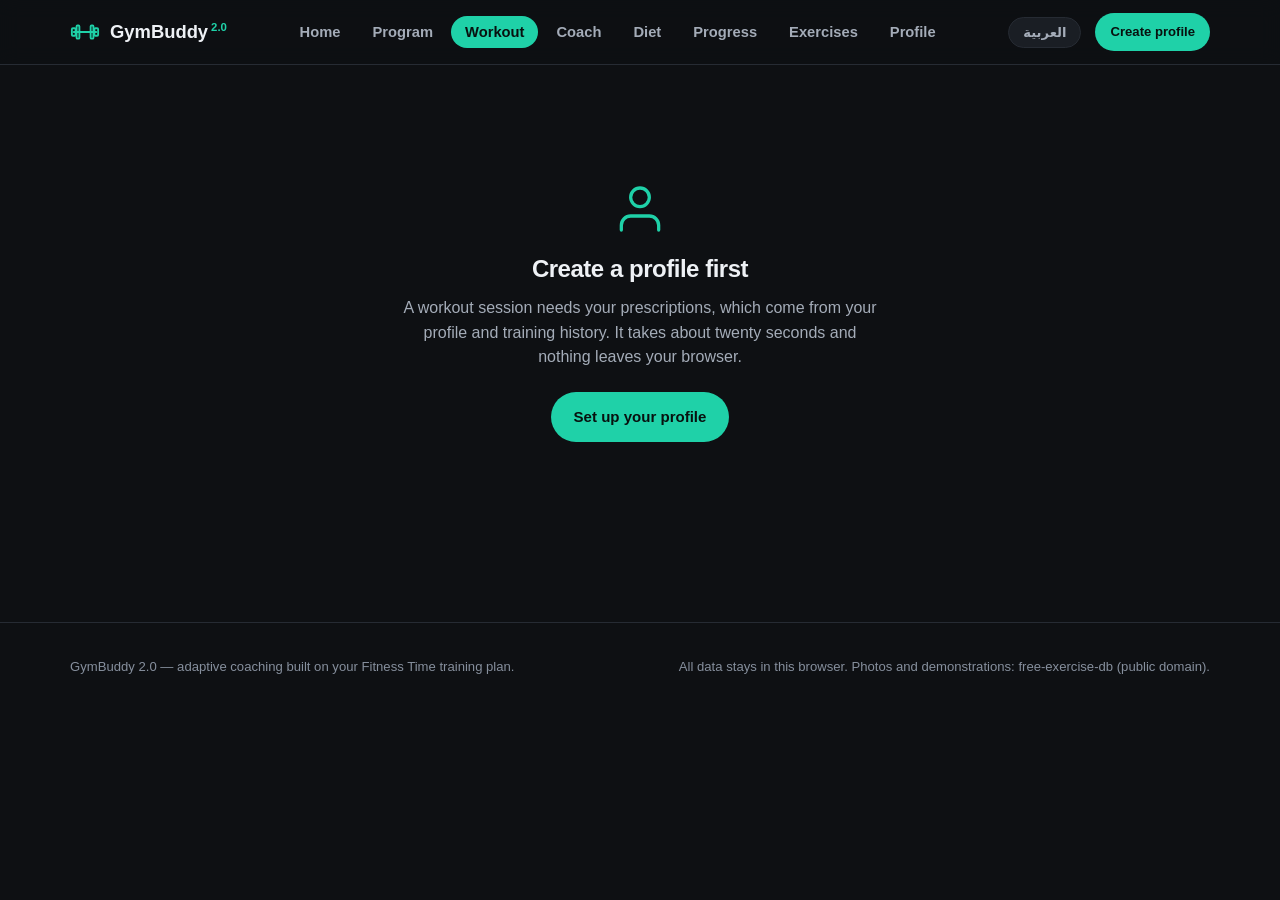
<file: workout.html>
<!DOCTYPE html>
<html lang="en">
<head>
<meta charset="UTF-8">
<meta name="viewport" content="width=device-width, initial-scale=1.0, viewport-fit=cover">
<meta name="apple-mobile-web-app-capable" content="yes">
<meta name="mobile-web-app-capable" content="yes">
<meta name="apple-mobile-web-app-status-bar-style" content="black-translucent">
<meta name="apple-mobile-web-app-title" content="GymBuddy">
<meta name="theme-color" content="#0e1013">
<!-- Shared by link only: keep this out of search results. See robots.txt. -->
<meta name="robots" content="noindex, nofollow">
<meta name="description" content="Live workout session with per-set load coaching and a rest timer.">
<title data-i18n="workout.metaTitle">Workout — GymBuddy 2.0</title>
<link rel="icon" type="image/svg+xml" href="assets/img/favicon.svg">
<link rel="apple-touch-icon" href="assets/img/apple-touch-icon.png">
<link rel="manifest" href="manifest.webmanifest">
<!-- iOS shows a blank screen while a home-screen app boots unless it is given
     a launch image at the device's exact pixel size. On a dark app that blank
     is white, and it is the most obvious tell that this is a web page. -->
<link rel="apple-touch-startup-image" media="(device-width: 375px) and (device-height: 667px) and (-webkit-device-pixel-ratio: 2)" href="assets/img/launch-750x1334.png">
<link rel="apple-touch-startup-image" media="(device-width: 414px) and (device-height: 896px) and (-webkit-device-pixel-ratio: 2)" href="assets/img/launch-828x1792.png">
<link rel="apple-touch-startup-image" media="(device-width: 375px) and (device-height: 812px) and (-webkit-device-pixel-ratio: 3)" href="assets/img/launch-1125x2436.png">
<link rel="apple-touch-startup-image" media="(device-width: 390px) and (device-height: 844px) and (-webkit-device-pixel-ratio: 3)" href="assets/img/launch-1170x2532.png">
<link rel="apple-touch-startup-image" media="(device-width: 393px) and (device-height: 852px) and (-webkit-device-pixel-ratio: 3)" href="assets/img/launch-1179x2556.png">
<link rel="apple-touch-startup-image" media="(device-width: 402px) and (device-height: 874px) and (-webkit-device-pixel-ratio: 3)" href="assets/img/launch-1206x2622.png">
<link rel="apple-touch-startup-image" media="(device-width: 414px) and (device-height: 896px) and (-webkit-device-pixel-ratio: 3)" href="assets/img/launch-1242x2688.png">
<link rel="apple-touch-startup-image" media="(device-width: 428px) and (device-height: 926px) and (-webkit-device-pixel-ratio: 3)" href="assets/img/launch-1284x2778.png">
<link rel="apple-touch-startup-image" media="(device-width: 430px) and (device-height: 932px) and (-webkit-device-pixel-ratio: 3)" href="assets/img/launch-1290x2796.png">
<link rel="apple-touch-startup-image" media="(device-width: 440px) and (device-height: 956px) and (-webkit-device-pixel-ratio: 3)" href="assets/img/launch-1320x2868.png">
<link rel="stylesheet" href="css/style.css">
</head>
<body>

<main id="main">
<section style="padding-top:36px;">
  <div class="wrap" id="root"></div>
</section>
</main>

<script src="js/i18n.js"></script>
<script src="js/i18n/en.js"></script>
<script src="js/i18n/ar.js"></script>
<script src="js/i18n/content.ar.js"></script>
<script src="js/data/library.js"></script>
<script src="js/data/coaching.js"></script>
<script src="js/data/labels.js"></script>
<script src="js/templates.js"></script>
<script src="js/engine/periodization.js"></script>
<script src="js/engine/progression.js"></script>
<script src="js/engine/scheduler.js"></script>
<script src="js/engine/analysis.js"></script>
<script src="js/engine/adaptation.js"></script>
<script src="js/engine/coach.js"></script>
<script src="js/storage.js"></script>
<script src="js/ui.js"></script>
<script src="js/pages/workout.js"></script>
</body>
</html>
</file>
<file: css/style.css>
/* ============================================================
   GymBuddy — Gymverse-inspired dark fitness theme
   ============================================================ */

:root{
  --bg: #0e1013;
  --bg-alt: #14171c;
  --card: #1a1e24;
  --card-hover: #20252c;
  --border: #262b33;
  --text: #eef1f5;
  --text-dim: #a4acb8;
  /* Was #6b7280, which measured 3.46:1 on a card — under the 4.5:1 AA floor
     for the body text it is actually used for (hints, sub-labels, table
     headers). #868f9d clears 4.7:1 against every surface in the theme. */
  --text-faint: #868f9d;
  --accent: #1fd1a8;
  --accent-dark: #14a884;
  --accent-soft: rgba(31,209,168,.12);
  --danger: #ff6b6b;
  --warn: #ffd43b;
  --radius: 14px;
  --radius-sm: 8px;
  --shadow: 0 8px 24px rgba(0,0,0,.35);
  --maxw: 1180px;
  font-family: -apple-system, BlinkMacSystemFont, "Segoe UI", Roboto, Helvetica, Arial, sans-serif;
}

*{ box-sizing: border-box; }
/* Form controls do not inherit typography from the page unless told to. Left
   alone they fall back to the browser default — which for a textarea is
   monospace, and monospace breaks Arabic letter joining. */
input, select, textarea, button{ font-family: inherit; font-size: inherit; }
html{ scroll-behavior: smooth; }
body{
  margin:0;
  /* Safari otherwise inflates body text when the phone is rotated to
     landscape, which reflows the whole page mid-session. */
  -webkit-text-size-adjust: 100%;
  text-size-adjust: 100%;
  background: var(--bg);
  color: var(--text);
  line-height: 1.55;
  -webkit-font-smoothing: antialiased;
}
img,svg{ display:block; max-width:100%; }
a{ color: inherit; text-decoration:none; }
h1,h2,h3,h4{ line-height:1.2; margin:0 0 .5em; font-weight:800; letter-spacing:-.02em; }
p{ margin:0 0 1em; color: var(--text-dim); }
ul{ margin:0; padding:0; }
button{ font-family:inherit; }

.wrap{
  max-width: var(--maxw);
  margin: 0 auto;
  padding: 0 20px;
}

/* ---------- Nav ---------- */
.nav{
  position: sticky; top:0; z-index: 50;
  background: rgba(14,16,19,.85);
  -webkit-backdrop-filter: blur(10px);
  backdrop-filter: blur(10px);
  border-bottom: 1px solid var(--border);
}
.nav .wrap{
  display:flex; align-items:center; justify-content:space-between;
  height: 64px;
}
.brand{ display:flex; align-items:center; gap:10px; font-weight:800; font-size:1.15rem; }
.brand .mark{ width:30px; height:30px; color: var(--accent); }
.nav-links{ display:flex; gap:4px; list-style:none; align-items:center; }
.nav-links a{
  padding: 8px 14px; border-radius: 999px; font-weight:600; font-size:.92rem;
  color: var(--text-dim); transition:.15s;
}
.nav-links a:hover{ color: var(--text); background: var(--card); }
.nav-links a.active{ color:#08110f; background: var(--accent); }
.nav-toggle{ display:none; background:none; border:1px solid var(--border); color:var(--text); border-radius:8px; padding:8px 10px; }

/* Below 560px the header cannot fit a brand, a menu button, a language switch
   AND a call-to-action button: the CTA was running 53px past the viewport.
   It is redundant there anyway — Profile is in the menu, and every gated page
   already shows its own "set up your profile" button. */
@media (max-width: 560px){
  .nav .wrap{ gap:8px; padding:0 14px; }
  .brand{ font-size:1rem; min-width:0; }
  .brand .mark{ width:26px; height:26px; }
  .nav .wrap > .btn-primary{ display:none; }
  .lang-switch{ padding:6px 11px; font-size:.78rem; }
}

@media (max-width: 1020px){
  .nav-toggle{ display:block; }
  .nav-links{
    position:absolute; top:64px; left:0; right:0; flex-direction:column; align-items:stretch;
    background: var(--bg-alt); border-bottom:1px solid var(--border); padding:10px; gap:2px;
    display:none; z-index:60;
  }
  .nav-links.open{ display:flex; }
  .nav-links a{ padding:12px 14px; }
}

/* ---------- Hero ---------- */
.hero{
  padding: 72px 0 56px;
  background:
    radial-gradient(600px 300px at 15% 0%, var(--accent-soft), transparent 60%),
    radial-gradient(500px 260px at 90% 10%, rgba(151,117,250,.10), transparent 60%);
  border-bottom: 1px solid var(--border);
}
.hero-grid{ display:grid; grid-template-columns: 1.1fr .9fr; gap: 48px; align-items:center; }
@media (max-width: 860px){ .hero-grid{ grid-template-columns: 1fr; } }
.eyebrow{
  display:inline-flex; align-items:center; gap:8px;
  color: var(--accent); background: var(--accent-soft);
  border:1px solid rgba(31,209,168,.35);
  padding:6px 12px; border-radius:999px; font-size:.78rem; font-weight:700;
  letter-spacing:.04em; text-transform:uppercase; margin-bottom:18px;
}
.hero h1{ font-size: clamp(2rem, 5vw, 3.1rem); }
.hero .lead{ font-size:1.08rem; max-width: 46ch; }
.hero-actions{ display:flex; gap:12px; flex-wrap:wrap; margin-top:22px; }
.hero-stats{ display:flex; gap:28px; margin-top:34px; flex-wrap:wrap; }
.hero-stats .stat b{ display:block; font-size:1.5rem; color:var(--accent); }
.hero-stats .stat span{ color:var(--text-faint); font-size:.82rem; }

.hero-card{
  background: var(--card); border:1px solid var(--border); border-radius: var(--radius);
  padding: 22px; box-shadow: var(--shadow);
}
.hero-card h3, .hero-card h2{ font-size:1rem; color:var(--text-dim); text-transform:uppercase; letter-spacing:.05em; margin:0 0 .5em; }
.hero-card .day-row{ display:flex; justify-content:space-between; padding:10px 0; border-top:1px solid var(--border); font-size:.92rem; }
.hero-card .day-row:first-of-type{ border-top:none; }
.hero-card .day-row b{ color:var(--text); }
.hero-card .day-row span{ color:var(--text-faint); }

/* ---------- Buttons ---------- */
.btn{
  display:inline-flex; align-items:center; justify-content:center; gap:8px;
  padding: 12px 22px; border-radius: 999px; font-weight:700; font-size:.94rem;
  border:1px solid transparent; cursor:pointer; transition:.15s; white-space:nowrap;
}
.btn-primary{ background: var(--accent); color:#08110f; }
.btn-primary:hover{ background: var(--accent-dark); }
.btn-ghost{ background: transparent; border-color: var(--border); color: var(--text); }
.btn-ghost:hover{ background: var(--card); }
.btn-danger{ background: transparent; border-color: rgba(255,107,107,.4); color: var(--danger); }
.btn-danger:hover{ background: rgba(255,107,107,.1); }
.btn-sm{ padding:8px 14px; font-size:.82rem; }
.btn:disabled{ opacity:.5; cursor:not-allowed; }

/* ---------- Sections ---------- */
section{ padding: 60px 0; }
.section-head{ max-width: 640px; margin-bottom: 34px; }
.section-head .kicker{ color: var(--accent); font-weight:700; font-size:.8rem; text-transform:uppercase; letter-spacing:.06em; }
.section-head h2{ font-size: clamp(1.5rem, 3vw, 2.1rem); margin-top:6px; }

.grid{ display:grid; gap:18px; }
.grid-3{ grid-template-columns: repeat(3, 1fr); }
.grid-4{ grid-template-columns: repeat(4, 1fr); }
@media (max-width:900px){ .grid-3,.grid-4{ grid-template-columns: repeat(2,1fr); } }
@media (max-width:600px){ .grid-3,.grid-4{ grid-template-columns: 1fr; } }

.card{
  background: var(--card); border:1px solid var(--border); border-radius: var(--radius);
  padding: 22px; transition:.15s;
}
.card:hover{ border-color: rgba(31,209,168,.35); }
.feature-card .icon{ width:40px; height:40px; color: var(--accent); margin-bottom:14px; }
.feature-card h3{ font-size:1.05rem; }
.feature-card p{ font-size:.92rem; margin:0; }

/* ---------- Badges / tags ---------- */
.badge{
  display:inline-flex; align-items:center; gap:6px;
  padding:4px 10px; border-radius:999px; font-size:.72rem; font-weight:700;
  text-transform:uppercase; letter-spacing:.03em;
  background: color-mix(in srgb, var(--accent-cat, var(--accent)) 16%, transparent);
  color: var(--accent-cat, var(--accent));
  border:1px solid color-mix(in srgb, var(--accent-cat, var(--accent)) 35%, transparent);
}

/* ---------- Filters bar ---------- */
.filters{ display:flex; flex-wrap:wrap; gap:8px; margin-bottom: 26px; }
.chip{
  padding:8px 16px; border-radius:999px; background: var(--card); border:1px solid var(--border);
  color: var(--text-dim); font-size:.84rem; font-weight:600; cursor:pointer; transition:.15s;
}
.chip:hover{ color: var(--text); }
.chip.active{ background: var(--accent); border-color: var(--accent); color:#08110f; }
.search-input{
  flex:1; min-width:180px; background: var(--card); border:1px solid var(--border); color:var(--text);
  padding:10px 16px; border-radius:999px; font-size:.9rem;
}
.search-input:focus{ outline:2px solid var(--accent); }

/* ---------- Exercise cards ---------- */
.ex-card{
  background: var(--card); border:1px solid var(--border); border-radius: var(--radius);
  overflow:hidden; cursor:pointer; transition:.15s; display:flex; flex-direction:column;
}
.ex-card:hover{ transform: translateY(-3px); border-color: color-mix(in srgb, var(--accent-cat) 50%, var(--border)); box-shadow: var(--shadow); }
.ex-media{
  position: relative; overflow: hidden;
  aspect-ratio: 3/2; background: var(--bg-alt);
  display:flex; align-items:center; justify-content:center;
  border-bottom:1px solid var(--border);
  color: var(--accent-cat, var(--accent));
}
.ex-media .ex-photo{
  width:100%; height:100%; object-fit: contain; display:block;
  transition: transform .25s ease;
}
.ex-media video.ex-photo{ transform:none; }
.ex-card:hover .ex-media .ex-photo{ transform: scale(1.04); }
.ex-media .play-badge{
  position:absolute; right:8px; bottom:8px; z-index:2;
  background: rgba(8,17,15,.78); color: var(--accent);
  border:1px solid rgba(31,209,168,.4);
  padding:3px 9px; border-radius:999px; font-size:.68rem; font-weight:800;
  letter-spacing:.04em; -webkit-backdrop-filter: blur(4px); backdrop-filter: blur(4px);
}
.ex-card:hover .ex-media .play-badge{ background: var(--accent); color:#08110f; border-color: var(--accent); }
/* SVG diagram fallback, shown only if a photo fails to load */
.ex-media .icon-fallback{ display:none; }
.ex-media .icon-fallback svg{ width:56%; height:56%; }
.ex-card.no-photo .ex-media .ex-photo,
.ex-card.no-photo .ex-media .play-badge{ display:none; }
.ex-card.no-photo .ex-media .icon-fallback{
  display:flex; align-items:center; justify-content:center; width:100%; height:100%;
}

/* Silent looping demonstration inside the detail view */
.clip-figure{ margin:0 0 20px; }
.clip-figure .ex-clip{
  width:100%; border-radius: var(--radius-sm); border:1px solid var(--border);
  background: var(--bg-alt); display:block; aspect-ratio: 3/2;
  /* `contain`, not `cover`. Most sources are 3:2 and fill this exactly, but a
     few are portrait, and cropping those to fill the box cuts the lifter's head
     off — which is not a trade you make with a demonstration. */
  object-fit: contain;
}
.clip-figure figcaption{
  margin-top:8px; font-size:.78rem; color: var(--text-faint); line-height:1.45;
}
.ex-body{ padding:16px; display:flex; flex-direction:column; gap:8px; flex:1; }
.ex-body h3{ font-size:1rem; margin:0; }
.ex-meta{ display:flex; gap:6px; flex-wrap:wrap; }
.ex-sets{ margin-top:auto; font-size:.82rem; color: var(--text-faint); }
.ex-sets b{ color: var(--text-dim); }

/* ---------- Modal ---------- */
.modal-overlay{
  position: fixed; inset:0; background: rgba(5,6,8,.7);
  -webkit-backdrop-filter: blur(3px); backdrop-filter: blur(3px);
  display:none; align-items:flex-start; justify-content:center; padding: 40px 16px; z-index:100; overflow-y:auto;
}
.modal-overlay.open{ display:flex; }
.modal{
  position: relative;
  background: var(--bg-alt); border:1px solid var(--border); border-radius: var(--radius);
  max-width: 640px; width:100%; box-shadow: var(--shadow); animation: pop .15s ease-out;
}
@keyframes pop{ from{ transform: translateY(8px); opacity:0; } to{ transform:none; opacity:1; } }
.modal-head{ display:flex; align-items:flex-start; justify-content:space-between; padding: 20px 22px; border-bottom:1px solid var(--border); gap:16px; }
.modal-head .m-icon{ width:64px; height:64px; flex:none; padding:10px; border-radius: var(--radius-sm); background: var(--card); color: var(--accent-cat, var(--accent)); }
.modal-close{ background:none; border:none; color: var(--text-faint); font-size:1.4rem; cursor:pointer; line-height:1; padding:4px; }
.modal-close:hover{ color: var(--text); }
.modal-body{ padding: 20px 22px 26px; }
.modal-body h4{ font-size:.78rem; text-transform:uppercase; letter-spacing:.05em; color: var(--text-faint); margin:18px 0 8px; }
.modal-body h4:first-child{ margin-top:0; }
.modal-body ol, .modal-body ul.tips{ margin:0; padding-inline-start: 20px; color: var(--text-dim); font-size:.92rem; }
.modal-body ol li, .modal-body ul.tips li{ margin-bottom:6px; }
.source-note{ margin-top:18px; padding:10px 14px; background: var(--card); border:1px solid var(--border); border-radius: var(--radius-sm); font-size:.78rem; color: var(--text-faint); }

/* ---------- Program page ---------- */
.day-card{ background: var(--card); border:1px solid var(--border); border-radius: var(--radius); margin-bottom:18px; overflow:hidden; }
.day-head{ display:flex; align-items:center; justify-content:space-between; padding:18px 22px; background: var(--bg-alt); border-bottom:1px solid var(--border); gap: 14px; flex-wrap:wrap; }
.day-head h3{ margin:0; font-size:1.1rem; }
.day-head .day-sub{ color: var(--text-faint); font-size:.82rem; }
.day-progress{ display:flex; align-items:center; gap:10px; font-size:.8rem; color: var(--text-dim); }
.day-progress .bar{ width:110px; height:6px; background: var(--border); border-radius:99px; overflow:hidden; }
.day-progress .bar i{ display:block; height:100%; background: var(--accent); width:0%; transition:.2s; }

table.ex-table{ width:100%; border-collapse: collapse; }
table.ex-table th{ text-align:start; font-size:.72rem; text-transform:uppercase; letter-spacing:.05em; color: var(--text-faint); padding:10px 22px; border-bottom:1px solid var(--border); }
table.ex-table td{ padding: 12px 22px; border-bottom:1px solid var(--border); font-size:.92rem; }
table.ex-table tr:last-child td{ border-bottom:none; }
table.ex-table tr:hover td{ background: rgba(255,255,255,.02); }
.ex-name-link{ font-weight:600; cursor:pointer; display:flex; align-items:center; gap:12px; }
.ex-name-link:hover{ color: var(--accent); }
.row-thumb{
  width:52px; height:39px; flex:none; object-fit: cover;
  border-radius:6px; border:1px solid var(--border); background: var(--bg-alt);
}
.ex-name-link:hover .row-thumb{ border-color: var(--accent); }
.check-cell{ width:36px; }
.check{ width:20px; height:20px; border-radius:6px; border:1.5px solid var(--border); background:transparent; cursor:pointer; display:flex; align-items:center; justify-content:center; color:#08110f; }
.check.done{ background: var(--accent); border-color: var(--accent); }
.rest-row td{ padding: 20px 22px; color: var(--text-dim); font-style: italic; }

.notes-box{ background: var(--card); border:1px solid var(--border); border-radius: var(--radius); padding: 22px; }
.notes-box ul{ padding-inline-start:20px; color: var(--text-dim); font-size:.92rem; }
.notes-box li{ margin-bottom:8px; }
.guideline-grid{ display:grid; grid-template-columns: repeat(2,1fr); gap:14px; }
@media (max-width:700px){ .guideline-grid{ grid-template-columns:1fr; } }
.guideline{ background: var(--card); border:1px solid var(--border); border-radius: var(--radius-sm); padding:16px; }
.guideline b{ display:block; color: var(--accent); font-size:.8rem; text-transform:uppercase; letter-spacing:.04em; margin-bottom:6px; }
.guideline p{ margin:0; font-size:.88rem; }

/* ---------- Forms ---------- */
.form-grid{ display:grid; grid-template-columns: repeat(2,1fr); gap:14px; }
@media (max-width:600px){ .form-grid{ grid-template-columns:1fr; } }
.field{ display:flex; flex-direction:column; gap:6px; }
.field.full{ grid-column: 1 / -1; }
.field label{ font-size:.78rem; color: var(--text-faint); font-weight:600; }
.field input, .field select{
  background: var(--bg-alt); border:1px solid var(--border); color: var(--text);
  padding:10px 12px; border-radius: var(--radius-sm); font-size:.92rem;
}
.field input:focus, .field select:focus{ outline:2px solid var(--accent); }
.hint{ font-size:.76rem; color: var(--text-faint); }
.hint.warn-text{ color:var(--warn); }
.form-actions{ display:flex; gap:10px; margin-top:18px; flex-wrap:wrap; }

/* ---------- Profile page ---------- */
.profile-empty{ text-align:center; padding: 70px 20px; }
.profile-empty .icon-lg{ width:64px; height:64px; margin:0 auto 18px; color: var(--accent); }
.profile-shell{ display:grid; grid-template-columns: 300px 1fr; gap: 22px; align-items:start; }
/* Grid and flex children default to min-width:auto, which lets a single long
   word push a column wider than the viewport. */
.profile-shell > *, .workout-shell > *, .session-grid > *, .kpi-grid > *{ min-width: 0; }
.ex-line .nm, .rx-name, .log-entry .n{ min-width: 0; }
@media (max-width:860px){ .profile-shell{ grid-template-columns:1fr; } }
.profile-card{ text-align:center; }
.avatar{
  width:78px; height:78px; border-radius:50%; margin: 0 auto 14px;
  background: linear-gradient(135deg, var(--accent), #14a884);
  display:flex; align-items:center; justify-content:center; font-weight:800; font-size:1.6rem; color:#08110f;
}
.profile-card .name{ font-size:1.15rem; font-weight:800; }
.profile-card .meta{ color: var(--text-faint); font-size:.84rem; margin-bottom:16px; }
.profile-switch{ margin-top:16px; padding-top:16px; border-top:1px solid var(--border); text-align:start; }
.profile-switch .plist{ list-style:none; display:flex; flex-direction:column; gap:6px; margin-bottom:10px; }
.profile-switch .plist button{ width:100%; text-align:start; background: var(--bg-alt); border:1px solid var(--border); color:var(--text-dim); padding:8px 10px; border-radius:8px; cursor:pointer; font-size:.84rem; }
.profile-switch .plist button.active{ border-color: var(--accent); color: var(--text); }

.stat-row{ display:grid; grid-template-columns: repeat(4,1fr); gap:14px; margin-bottom:20px; }
@media (max-width:700px){ .stat-row{ grid-template-columns: repeat(2,1fr); } }
.stat-tile{ background: var(--card); border:1px solid var(--border); border-radius: var(--radius-sm); padding:16px; }
.stat-tile b{ display:block; font-size:1.4rem; }
.stat-tile span{ color: var(--text-faint); font-size:.76rem; text-transform:uppercase; letter-spacing:.04em; }

/* Four tabs do not fit across a 375px phone — they were pushing the whole
   page 50px sideways. Scroll the strip instead of the document: a row of tabs
   is exactly the thing a person expects to be able to swipe. */
.tabs{
  display:flex; gap:4px; border-bottom:1px solid var(--border); margin-bottom:20px;
  overflow-x:auto; overflow-y:hidden; flex-wrap:nowrap;
  scrollbar-width:none; -webkit-overflow-scrolling:touch;
}
.tabs::-webkit-scrollbar{ display:none; }
.tab-btn{ flex:0 0 auto; }
.tab-btn{ background:none; border:none; color: var(--text-faint); padding:10px 16px; font-weight:700; cursor:pointer; font-size:.9rem; border-bottom:2px solid transparent; }
.tab-btn.active{ color: var(--text); border-color: var(--accent); }
.tab-panel{ display:none; }
.tab-panel.active{ display:block; }

.weight-form{ display:flex; gap:10px; margin-bottom:18px; flex-wrap:wrap; align-items:flex-end; }
table.log-table{ width:100%; border-collapse: collapse; font-size:.88rem; }
table.log-table th{ text-align:start; color: var(--text-faint); font-size:.72rem; text-transform:uppercase; padding:8px 4px; border-bottom:1px solid var(--border); }
table.log-table td{ padding:8px 4px; border-bottom:1px solid var(--border); color: var(--text-dim); }

canvas#weightChart{ width:100%; height:180px; margin-bottom:18px; }

/* ---------- Disclaimer / footer ---------- */
.disclaimer{ background: var(--bg-alt); border:1px solid var(--border); border-radius: var(--radius); padding:18px 22px; font-size:.82rem; color: var(--text-faint); }
.disclaimer b{ color: var(--text-dim); }

footer{ border-top:1px solid var(--border); padding: 34px 0; margin-top: 40px; }
footer .wrap{ display:flex; justify-content:space-between; align-items:center; flex-wrap:wrap; gap:12px; color: var(--text-faint); font-size:.82rem; }

.empty-state{ text-align:center; padding: 40px 20px; color: var(--text-faint); }

/* ============================================================================
   ==  GymBuddy 2.0 — coaching UI  ============================================
   ============================================================================
   Everything above is the v1 theme, unchanged. Below are the components the
   coaching features needed: the nav user chip, coach cards, the prescription
   table, the live workout player, volume bars and the analytics grid.
   ============================================================================ */

:root{
  --good: #1fd1a8;
  --good-soft: rgba(31,209,168,.13);
  --warn-soft: rgba(255,212,59,.12);
  --danger-soft: rgba(255,107,107,.12);
  --info: #4dabf7;
  --info-soft: rgba(77,171,247,.12);
  --purple: #9775fa;
}

/* ---------- Nav additions ---------- */
.brand .ver{
  font-size:.62em; vertical-align:super; color:var(--accent);
  margin-left:3px; letter-spacing:0;
}
.nav .wrap{ gap:14px; }
.nav-links{ flex:1; justify-content:center; }
.nav-user{
  display:flex; align-items:center; gap:9px; padding:5px 12px 5px 6px;
  border:1px solid var(--border); border-radius:999px; background:var(--card);
  transition:.15s; flex:none;
}
.nav-user:hover{ border-color:var(--accent); }
.nav-avatar{
  width:28px; height:28px; border-radius:50%; flex:none;
  background:linear-gradient(135deg,var(--accent),var(--accent-dark));
  color:#08110f; font-weight:800; font-size:.85rem;
  display:flex; align-items:center; justify-content:center;
}
.nav-user-meta{ display:flex; flex-direction:column; line-height:1.15; }
.nav-user-meta b{ font-size:.82rem; }
.nav-user-meta span{ font-size:.68rem; color:var(--text-faint); }
@media (max-width:1080px){ .nav-user-meta{ display:none; } .nav-user{ padding:5px; } }
@media (max-width:860px){ .nav-links{ justify-content:flex-start; } }

/* ---------- Gate / empty ---------- */
.gate{ text-align:center; padding:80px 20px; max-width:520px; margin:0 auto; }
.gate svg{ width:56px; height:56px; margin:0 auto 18px; color:var(--accent); }
.gate p{ margin-bottom:22px; }

/* ---------- Toast ---------- */
.toast-host{ position:fixed; left:50%; bottom:26px; transform:translateX(-50%); z-index:400; pointer-events:none; }
.toast{
  background:var(--bg-alt); border:1px solid var(--border); border-left:3px solid var(--accent);
  color:var(--text); padding:12px 18px; border-radius:var(--radius-sm);
  box-shadow:var(--shadow); font-size:.9rem; max-width:88vw;
  animation:toastIn .18s ease-out;
}
.toast.error{ border-left-color:var(--danger); }
.toast.warn{ border-left-color:var(--warn); }
@keyframes toastIn{ from{ transform:translateY(10px); opacity:0; } to{ transform:none; opacity:1; } }

/* ---------- Pills & badges ---------- */
.pill{
  display:inline-flex; align-items:center; gap:5px; padding:3px 10px; border-radius:999px;
  font-size:.7rem; font-weight:800; text-transform:uppercase; letter-spacing:.04em; white-space:nowrap;
}
.pill.good{ background:var(--good-soft); color:var(--good); border:1px solid rgba(31,209,168,.32); }
.pill.warn{ background:var(--warn-soft); color:var(--warn); border:1px solid rgba(255,212,59,.32); }
.pill.info{ background:var(--info-soft); color:var(--info); border:1px solid rgba(77,171,247,.32); }
.pill.neutral{ background:var(--card); color:var(--text-dim); border:1px solid var(--border); }

/* ---------- Thumbnails ---------- */
.thumb{
  width:52px; height:40px; flex:none; object-fit:cover; border-radius:7px;
  border:1px solid var(--border); background:var(--bg-alt);
}
video.thumb{ display:block; }
.thumb.broken{ visibility:hidden; }
.thumb.diagram{
  display:flex; align-items:center; justify-content:center;
  color:var(--accent-cat,var(--accent)); padding:5px;
}
.thumb.diagram svg{ width:100%; height:100%; }
.thumb.lg{ width:78px; height:60px; }

/* ---------- Phase strip ---------- */
.phase-strip{
  display:flex; gap:8px; margin:0 0 20px; flex-wrap:wrap;
}
.phase-week{
  flex:1; min-width:110px; padding:12px 14px; border-radius:var(--radius-sm);
  background:var(--card); border:1px solid var(--border);
}
/* The current week tints its card with accent-soft, which lifts the background
   enough that --text-faint drops to 4.08:1 — just under AA. */
.phase-week b{ display:block; font-size:.72rem; text-transform:uppercase; letter-spacing:.05em; color:var(--text-dim); }
.phase-week span{ font-size:.94rem; font-weight:700; }
.phase-week.current{ border-color:var(--accent); background:var(--accent-soft); }
.phase-week.current span{ color:var(--accent); }
.phase-week.deload{ border-style:dashed; }

.phase-banner{
  display:flex; gap:16px; align-items:flex-start;
  background:var(--card); border:1px solid var(--border); border-left:3px solid var(--accent);
  border-radius:var(--radius); padding:18px 22px; margin-bottom:24px;
}
.phase-banner.deload{ border-left-color:var(--warn); }
.phase-banner h3{ margin:0 0 6px; font-size:1rem; }
.phase-banner p{ margin:0; font-size:.9rem; }

/* ---------- Day picker ---------- */
.day-picker{ display:flex; gap:8px; flex-wrap:wrap; margin-bottom:8px; }
.day-btn{
  flex:1; min-width:72px; padding:14px 8px; border-radius:var(--radius-sm);
  background:var(--card); border:1px solid var(--border); color:var(--text-dim);
  font-weight:700; font-size:.9rem; cursor:pointer; transition:.14s; text-align:center;
}
.day-btn:hover{ color:var(--text); border-color:var(--text-faint); }
.day-btn.on{ background:var(--accent); border-color:var(--accent); color:#08110f; }
.day-btn small{ display:block; font-size:.66rem; font-weight:600; opacity:.72; margin-top:2px; }

.picker-summary{
  display:flex; gap:22px; flex-wrap:wrap; align-items:center;
  background:var(--bg-alt); border:1px solid var(--border); border-radius:var(--radius-sm);
  padding:14px 18px; margin:14px 0 6px; font-size:.88rem; color:var(--text-dim);
}
.picker-summary b{ color:var(--text); }

/* ---------- Coach cards ---------- */
.coach-list{ display:flex; flex-direction:column; gap:14px; }
.coach-card{
  background:var(--card); border:1px solid var(--border); border-left:3px solid var(--border);
  border-radius:var(--radius); padding:18px 20px;
}
.coach-card.sev-action{ border-left-color:var(--accent); background:linear-gradient(90deg,var(--accent-soft),transparent 40%),var(--card); }
.coach-card.sev-good{ border-left-color:var(--good); }
.coach-card.sev-warn{ border-left-color:var(--warn); }
.coach-card.sev-info{ border-left-color:var(--info); }
.coach-card .ch{ display:flex; align-items:flex-start; justify-content:space-between; gap:14px; margin-bottom:8px; }
/* The category label does not wrap, so on a narrow card it took its full width
   and left the headline about sixty pixels to live in — seven lines of one
   word each. Below 620px it becomes a kicker above the headline instead. */
@media (max-width: 620px){
  .coach-card .ch{ flex-direction: column-reverse; align-items: flex-start; gap: 4px; }
}
.coach-card h3{ margin:0; font-size:1rem; }
.coach-card p{ margin:0; font-size:.9rem; white-space:pre-line; }
.coach-card .ca{ display:flex; gap:10px; margin-top:14px; flex-wrap:wrap; }
.coach-cat{
  font-size:.66rem; text-transform:uppercase; letter-spacing:.06em; font-weight:800;
  color:var(--text-faint); white-space:nowrap;
}

/* ---------- Prescription table ---------- */
.rx-table{ width:100%; border-collapse:collapse; }
.rx-table th{
  text-align:start; font-size:.7rem; text-transform:uppercase; letter-spacing:.05em;
  color:var(--text-faint); padding:10px 12px; border-bottom:1px solid var(--border); font-weight:700;
}
.rx-table td{ padding:12px; border-bottom:1px solid var(--border); font-size:.9rem; vertical-align:middle; }
.rx-table tr:last-child td{ border-bottom:none; }
.rx-table tr.rx-row{ cursor:pointer; }
.rx-table tr.rx-row:hover td{ background:rgba(255,255,255,.025); }
.rx-name{ display:flex; align-items:center; gap:12px; font-weight:600; }
.rx-load{ font-weight:800; font-size:1rem; white-space:nowrap; }
.rx-load .delta{ font-size:.76rem; font-weight:700; margin-left:6px; }
.rx-load .delta.up{ color:var(--good); }
.rx-load .delta.down{ color:var(--warn); }
.rx-why{ background:var(--bg-alt); }
.rx-why td{ padding:16px 18px 18px 62px; font-size:.88rem; color:var(--text-dim); }
.rx-why .ev{
  margin-top:10px; display:flex; gap:16px; flex-wrap:wrap;
  font-size:.78rem; color:var(--text-faint); font-variant-numeric:tabular-nums;
}
.rx-why .ev b{ color:var(--text-dim); }

/* ---------- Session cards ---------- */
.session-grid{ display:grid; gap:16px; grid-template-columns:repeat(auto-fill,minmax(340px,1fr)); }
.session-card{
  background:var(--card); border:1px solid var(--border); border-radius:var(--radius); overflow:hidden;
  display:flex; flex-direction:column;
}
.session-card.today{ border-color:var(--accent); box-shadow:0 0 0 1px var(--accent-soft); }
.session-card .sh{
  padding:16px 20px; background:var(--bg-alt); border-bottom:1px solid var(--border);
  display:flex; justify-content:space-between; align-items:flex-start; gap:12px;
}
.session-card .sh h3{ margin:0 0 3px; font-size:1.02rem; }
.session-card .sh .sub{ font-size:.76rem; color:var(--text-faint); }
.session-card .sb{ padding:6px 0; flex:1; }
.session-card .sf{ padding:14px 20px; border-top:1px solid var(--border); display:flex; gap:10px; align-items:center; flex-wrap:wrap; }
.ex-line{
  display:flex; align-items:center; gap:12px; padding:9px 20px; font-size:.88rem;
}
.ex-line:hover{ background:rgba(255,255,255,.02); }
.ex-line .nm{ flex:1; min-width:0; }
.ex-line .nm b{ display:block; font-weight:600; overflow-wrap:break-word; }
.ex-line .nm span{ font-size:.74rem; color:var(--text-faint); }
.ex-line .ld{ text-align:right; white-space:nowrap; font-variant-numeric:tabular-nums; }
.ex-line .ld b{ display:block; font-weight:800; }
.ex-line .ld span{ font-size:.72rem; color:var(--text-faint); }
.rest-card{ border-style:dashed; }
.rest-card .sb{ padding:20px; color:var(--text-dim); font-size:.9rem; font-style:italic; }

/* ---------- Volume bars ---------- */
.vol-row{ display:grid; grid-template-columns:88px 1fr 74px 92px; gap:12px; align-items:center; padding:8px 0; }
@media (max-width:640px){ .vol-row{ grid-template-columns:70px 1fr 62px; } .vol-row .vol-status{ display:none; } }
.vol-label{ font-size:.84rem; font-weight:600; }
.vol-track{ position:relative; height:12px; background:var(--bg-alt); border:1px solid var(--border); border-radius:99px; overflow:hidden; }
.vol-zone{ position:absolute; top:0; bottom:0; background:rgba(31,209,168,.12); }
.vol-mark{ position:absolute; top:-2px; bottom:-2px; width:2px; background:var(--danger); opacity:.6; z-index:2; }
.vol-fill{ position:absolute; left:0; top:0; bottom:0; border-radius:99px; background:var(--accent); }
.vol-fill.status-under, .vol-fill.status-maintenance{ background:var(--warn); }
.vol-fill.status-optimal{ background:var(--good); }
.vol-fill.status-high{ background:var(--purple); }
.vol-fill.status-excessive{ background:var(--danger); }
.vol-val{ font-size:.86rem; font-weight:700; font-variant-numeric:tabular-nums; }
.vol-val span{ font-size:.7rem; color:var(--text-faint); font-weight:600; margin-left:4px; }
.vol-status{ font-size:.68rem; text-transform:uppercase; letter-spacing:.05em; font-weight:800; }
.vol-status.status-optimal{ color:var(--good); }
.vol-status.status-under,.vol-status.status-maintenance{ color:var(--warn); }
.vol-status.status-high{ color:var(--purple); }
.vol-status.status-excessive{ color:var(--danger); }
.vol-legend{ display:flex; gap:18px; flex-wrap:wrap; font-size:.74rem; color:var(--text-faint); margin-top:14px; }

/* ---------- Live workout player ---------- */
.workout-shell{ display:grid; grid-template-columns:1fr 300px; gap:22px; align-items:start; }
@media (max-width:980px){ .workout-shell{ grid-template-columns:1fr; } }

.rest-bar{
  position:sticky; top:64px; z-index:40; margin:-8px 0 18px;
  background:var(--bg-alt); border:1px solid var(--accent); border-radius:var(--radius);
  padding:14px 20px; display:flex; align-items:center; gap:18px; box-shadow:var(--shadow);
}
.rest-bar.hidden{ display:none; }
.rest-bar .t{ font-size:1.6rem; font-weight:800; font-variant-numeric:tabular-nums; color:var(--accent); min-width:76px; }
.rest-bar .lbl{ flex:1; font-size:.86rem; color:var(--text-dim); }
.rest-bar .lbl b{ color:var(--text); display:block; }
.rest-bar .bar{ position:absolute; left:0; bottom:0; height:3px; background:var(--accent); border-radius:0 0 var(--radius) var(--radius); transition:width .3s linear; }

/* On a phone the four children — clock, label, skip, +30s — cannot sit on one
   line: the label collapsed into a one-word-per-line column three hundred
   pixels tall that buried the set underneath it, and "+30s" fell off the right
   edge. Two rows instead: the clock and what you are resting for, then the two
   controls side by side and wide enough to hit without looking. */
@media (max-width: 560px){
  .rest-bar{
    display:grid; grid-template-columns:auto 1fr; gap:6px 14px;
    padding:12px 14px; align-items:center;
  }
  .rest-bar .t{ font-size:1.5rem; min-width:0; }
  .rest-bar .lbl{ font-size:.8rem; line-height:1.3; }
  .rest-bar .lbl b{ display:inline; }
  .rest-bar .lbl span{ display:block; color:var(--text-faint); }
  .rest-bar .btn{ grid-column:span 1; width:100%; }
  .rest-bar #restSkip{ grid-column:1; }
  .rest-bar #restPlus{ grid-column:2; }
}

.wo-card{
  background:var(--card); border:1px solid var(--border); border-radius:var(--radius);
  margin-bottom:16px; overflow:hidden;
}
.wo-card.done{ opacity:.62; }
.wo-card.active{ border-color:var(--accent); }
.wo-head{ display:flex; gap:14px; padding:16px 18px; align-items:center; border-bottom:1px solid var(--border); }
.wo-head .meta{ flex:1; min-width:0; }
.wo-head h3{ margin:0 0 4px; font-size:1rem; }
.wo-head .sub{ font-size:.76rem; color:var(--text-faint); }
.wo-target{ text-align:end; white-space:nowrap; }
.wo-target b{ display:block; font-size:1.2rem; font-weight:800; }
.wo-target span{ font-size:.74rem; color:var(--text-faint); }

.wo-why{
  padding:12px 18px; background:var(--bg-alt); border-bottom:1px solid var(--border);
  font-size:.85rem; color:var(--text-dim);
}
.wo-why summary{ cursor:pointer; font-weight:700; color:var(--accent); font-size:.8rem; list-style:none; }
.wo-why summary::-webkit-details-marker{ display:none; }
.wo-why summary::before{ content:"▸ "; }
.wo-why[open] summary::before{ content:"▾ "; }
.wo-why .body{ margin-top:10px; }
.wo-cue{
  padding:11px 18px; font-size:.85rem; color:var(--accent);
  background:var(--accent-soft); border-bottom:1px solid var(--border);
}
.wo-warmup{ padding:10px 18px; font-size:.78rem; color:var(--text-faint); border-bottom:1px solid var(--border); }
.wo-warmup b{ color:var(--text-dim); }

.set-row{
  display:grid; grid-template-columns:38px 1fr 1fr 1fr auto; gap:10px;
  align-items:center; padding:10px 18px; border-bottom:1px solid var(--border);
}
.set-row:last-child{ border-bottom:none; }
.set-row.logged{ background:rgba(31,209,168,.05); }
.set-no{ font-weight:800; color:var(--text-faint); font-size:.86rem; }
.set-row .f{ display:flex; flex-direction:column; gap:3px; }
.set-row .f label{ font-size:.62rem; text-transform:uppercase; letter-spacing:.04em; color:var(--text-faint); font-weight:700; }
.set-row input, .set-row select{
  background:var(--bg-alt); border:1px solid var(--border); color:var(--text);
  padding:8px 10px; border-radius:7px; font-size:.9rem; width:100%; font-variant-numeric:tabular-nums;
}
.set-row input:focus, .set-row select:focus{ outline:2px solid var(--accent); }
.set-row .log-btn{
  background:var(--accent); border:none; color:#08110f; font-weight:800; font-size:.8rem;
  padding:9px 14px; border-radius:8px; cursor:pointer; white-space:nowrap;
}
.set-row .log-btn.undo{ background:transparent; border:1px solid var(--border); color:var(--text-faint); font-weight:700; }
@media (max-width:560px){
  .set-row{ grid-template-columns:26px 1fr 1fr 1fr; row-gap:8px; }
  .set-row .log-btn{ grid-column:1 / -1; }

  /* The prescription is `white-space: nowrap` and about 230px wide, which on
     a 375px phone left the exercise name roughly fifteen pixels to live in —
     "Chest Press Machine" came out as three lines of one word. Give the name
     the top row and drop the prescription underneath it. */
  .wo-head{ flex-wrap:wrap; }
  .wo-head .meta{ flex:1 1 150px; }
  .wo-target{ flex:1 0 100%; text-align:start; display:flex; align-items:baseline; gap:10px; }
  .wo-target b{ display:inline; }
}

.wo-side .card{ margin-bottom:16px; }
.wo-side h4{ font-size:.72rem; text-transform:uppercase; letter-spacing:.06em; color:var(--text-faint); margin:0 0 12px; }
.wo-progress-ring{ display:flex; align-items:center; gap:16px; }
.wo-progress-ring .num{ font-size:2rem; font-weight:800; line-height:1; }
.wo-progress-ring .num span{ font-size:.9rem; color:var(--text-faint); font-weight:600; }

.readiness-q{ margin-bottom:18px; }
.readiness-q label{ font-size:.86rem; font-weight:600; display:block; margin-bottom:8px; }
.readiness-scale{ display:flex; gap:6px; }
.readiness-scale button{
  flex:1; padding:11px 0; border-radius:8px; background:var(--bg-alt);
  border:1px solid var(--border); color:var(--text-dim); font-weight:700; cursor:pointer; transition:.12s;
}
.readiness-scale button:hover{ color:var(--text); }
.readiness-scale button.on{ background:var(--accent); border-color:var(--accent); color:#08110f; }
.readiness-ends{ display:flex; justify-content:space-between; font-size:.7rem; color:var(--text-faint); margin-top:5px; }

/* ---------- Analytics ---------- */
.kpi-grid{ display:grid; grid-template-columns:repeat(auto-fit,minmax(160px,1fr)); gap:14px; margin-bottom:26px; }
.kpi{ background:var(--card); border:1px solid var(--border); border-radius:var(--radius-sm); padding:18px; }
.kpi b{ display:block; font-size:1.7rem; font-weight:800; line-height:1.1; }
.kpi span{ font-size:.72rem; text-transform:uppercase; letter-spacing:.05em; color:var(--text-faint); }
.kpi .sub{ font-size:.76rem; color:var(--text-dim); margin-top:6px; text-transform:none; letter-spacing:0; }
.chart-card{ background:var(--card); border:1px solid var(--border); border-radius:var(--radius); padding:20px; margin-bottom:18px; }
.chart-card h3{ font-size:1rem; margin:0 0 4px; }
.chart-card .hint{ margin-bottom:14px; }
canvas.chart{ width:100%; display:block; }

/* ---------- Diet ---------- */
.macro-bar{
  display:flex; height:14px; border-radius:99px; overflow:hidden;
  background:var(--bg-alt); border:1px solid var(--border); margin:14px 0 18px;
}
.macro-seg{ height:100%; transition:width .2s ease; }
.macro-seg.protein{ background:var(--accent); }
.macro-seg.carb{ background:var(--info); }
.macro-seg.fat{ background:var(--warn); }
.macro-legend{ display:grid; grid-template-columns:repeat(auto-fit,minmax(160px,1fr)); gap:12px; }
.macro-item{ display:flex; align-items:flex-start; gap:10px; }
.macro-item b{ font-size:.98rem; }
.macro-item span{ display:block; font-size:.78rem; color:var(--text-faint); }
.macro-dot{ width:11px; height:11px; border-radius:50%; margin-top:5px; flex:none; }
.macro-dot.protein{ background:var(--accent); }
.macro-dot.carb{ background:var(--info); }
.macro-dot.fat{ background:var(--warn); }

.meal-card{ margin-bottom:16px; }
.meal-head{ display:flex; justify-content:space-between; align-items:baseline; flex-wrap:wrap; gap:6px 14px; margin-bottom:10px; }
.meal-head h4{ margin:0; font-size:1.02rem; }
.meal-foods{ list-style:none; margin:0; padding:0; display:flex; flex-direction:column; gap:10px; }
.meal-foods li{
  display:grid; grid-template-columns:1fr auto; gap:2px 14px; align-items:baseline;
  padding-top:10px; border-top:1px solid var(--border);
}
.meal-foods li:first-child{ padding-top:0; border-top:none; }
.mf-name{ font-weight:600; grid-column:1; }
.mf-serving{ grid-column:2; text-align:end; font-size:.82rem; color:var(--text-dim); }
.mf-macro{ grid-column:1 / -1; font-size:.8rem; }

.log-entry{
  display:flex; gap:16px; align-items:center; padding:14px 0; border-bottom:1px solid var(--border);
  flex-wrap:wrap;
}
.log-entry:last-child{ border-bottom:none; }
.log-entry .d{ width:96px; flex:none; font-size:.8rem; color:var(--text-faint); }
.log-entry .n{ flex:1; min-width:160px; font-weight:600; font-size:.92rem; }
.log-entry .n span{ display:block; font-weight:400; font-size:.78rem; color:var(--text-faint); }
.log-entry .s{ display:flex; gap:18px; font-size:.8rem; color:var(--text-dim); font-variant-numeric:tabular-nums; }
.log-entry .s b{ display:block; color:var(--text); font-size:.95rem; }

/* ---------- Settings ---------- */
.settings-group{ margin-bottom:30px; }
.settings-group > h3{ font-size:1rem; margin:0 0 4px; }
.settings-group > .hint{ margin-bottom:14px; }
.toggle-grid{ display:grid; grid-template-columns:repeat(auto-fit,minmax(180px,1fr)); gap:10px; }
.toggle{
  display:flex; align-items:center; gap:10px; padding:12px 14px; cursor:pointer;
  background:var(--card); border:1px solid var(--border); border-radius:var(--radius-sm); font-size:.88rem;
}
.toggle input{ accent-color:var(--accent); width:16px; height:16px; }
.toggle.on{ border-color:var(--accent); }
.seg{ display:flex; gap:6px; flex-wrap:wrap; }
.seg button{
  padding:10px 18px; border-radius:999px; background:var(--card); border:1px solid var(--border);
  color:var(--text-dim); font-weight:700; font-size:.85rem; cursor:pointer; transition:.14s;
}
.seg button.on{ background:var(--accent); border-color:var(--accent); color:#08110f; }

/* ---------- Misc ---------- */
.modal.wide{ max-width:820px; }
.split-note{
  background:var(--accent-soft); border:1px solid rgba(31,209,168,.28);
  border-radius:var(--radius-sm); padding:14px 18px; font-size:.88rem; color:var(--text-dim);
  margin-bottom:20px;
}
.split-note b{ color:var(--accent); }
.inline-actions{ display:flex; gap:10px; flex-wrap:wrap; margin-top:16px; }
.muted{ color:var(--text-faint); }
.nowrap{ white-space:nowrap; }
.tnum{ font-variant-numeric:tabular-nums; }

/* ============================================================================
   ==  Right-to-left & bilingual typography  ==================================
   ============================================================================
   Arabic is not "English with the text right-aligned". The whole layout
   mirrors: the nav runs the other way, progress bars fill from the right,
   borders that mark the left edge of a card move to its right edge.

   Most of the work is done by writing the base layout in logical properties
   (inline-start / inline-end) rather than left / right, so the browser mirrors
   it for free. What follows are the cases that genuinely cannot mirror
   automatically — anything positioned absolutely, anything drawn from a
   percentage, and anything that must stay left-to-right even in Arabic.
   ============================================================================ */

/* ---------- Arabic typography ----------
   No web fonts: the site works offline and makes zero external requests, so
   this leans on the Arabic system faces that ship with every major OS.
   Arabic glyphs sit smaller than Latin at the same point size and have taller
   ascenders, so the scale and leading are nudged up to compensate. */
:root.rtl,
[dir="rtl"] {
  font-family: "Noto Sans Arabic", "Segoe UI", Tahoma, "Geeza Pro", "Arabic Typesetting",
               -apple-system, BlinkMacSystemFont, Roboto, Helvetica, Arial, sans-serif;
}
[dir="rtl"] body { line-height: 1.75; letter-spacing: 0; }
[dir="rtl"] h1, [dir="rtl"] h2, [dir="rtl"] h3, [dir="rtl"] h4 {
  letter-spacing: 0;             /* negative tracking mangles Arabic joining */
  line-height: 1.4;
}
/* Arabic has no letter case, so uppercasing is a no-op that only widens the
   tracking and breaks the joins. */
[dir="rtl"] .kicker, [dir="rtl"] .badge, [dir="rtl"] .pill,
[dir="rtl"] .stat-tile span, [dir="rtl"] .kpi span, [dir="rtl"] .vol-status,
[dir="rtl"] .coach-cat, [dir="rtl"] .set-row .f label, [dir="rtl"] .wo-side h4,
[dir="rtl"] table.ex-table th, [dir="rtl"] .rx-table th, [dir="rtl"] .log-table th,
[dir="rtl"] .modal-body h4, [dir="rtl"] .guideline b, [dir="rtl"] .phase-week b,
[dir="rtl"] .section-head .kicker {
  text-transform: none;
  letter-spacing: 0;
}

/* ---------- Things that must stay left-to-right ----------
   Numbers, times, weights and RPE values read the same in both languages, and
   a clock or a set of plate numbers reversed is simply wrong. */
[dir="rtl"] .tnum,
[dir="rtl"] .rest-bar .t,
[dir="rtl"] input[type="number"],
[dir="rtl"] input[type="email"],
[dir="rtl"] .set-row input,
[dir="rtl"] .set-row select,
[dir="rtl"] canvas + .hint .tnum {
  direction: ltr;
  text-align: start;
}
[dir="rtl"] .set-row .f label { text-align: start; }

/* ---------- Skip link ---------- */
.skip-link {
  position: absolute; inset-inline-start: 8px; top: -60px; z-index: 100;
  background: var(--accent); color: #08110f; font-weight: 800;
  padding: 12px 18px; border-radius: 0 0 8px 8px; transition: top .15s;
  display: inline-flex; align-items: center; min-height: 44px;
}
.skip-link:focus { top: 0; }

/* ---------- Language switch ---------- */
.lang-switch {
  flex: none; background: var(--card); border: 1px solid var(--border);
  color: var(--text-dim); border-radius: 999px; padding: 7px 14px;
  font-weight: 700; font-size: .82rem; cursor: pointer; transition: .15s;
  font-family: "Noto Sans Arabic", "Segoe UI", Tahoma, system-ui, sans-serif;
}
.lang-switch:hover { color: var(--text); border-color: var(--accent); }
.lang-switch[lang="en"] { font-family: inherit; }

/* ---------- Mirrored layout ---------- */
[dir="rtl"] .nav-links { padding-inline-start: 0; }

/* Cards and callouts marked by a coloured edge: the edge follows the text. */
[dir="rtl"] .coach-card { border-left-width: 1px; border-right: 3px solid var(--border); }
[dir="rtl"] .coach-card.sev-action { border-right-color: var(--accent);
  background: linear-gradient(-90deg, var(--accent-soft), transparent 40%), var(--card); }
[dir="rtl"] .coach-card.sev-good { border-right-color: var(--good); }
[dir="rtl"] .coach-card.sev-warn { border-right-color: var(--warn); }
[dir="rtl"] .coach-card.sev-info { border-right-color: var(--info); }
[dir="rtl"] .phase-banner { border-left-width: 1px; border-right: 3px solid var(--accent); }
[dir="rtl"] .phase-banner.deload { border-right-color: var(--warn); }
[dir="rtl"] .toast { border-left-width: 1px; border-right: 3px solid var(--accent); }
[dir="rtl"] .toast.error { border-right-color: var(--danger); }
[dir="rtl"] .toast.warn { border-right-color: var(--warn); }
[dir="rtl"] .tab-btn { }

/* Bars fill from the inline start, which is the right in Arabic. */
[dir="rtl"] .vol-fill,
[dir="rtl"] .vol-zone,
[dir="rtl"] .rest-bar .bar { left: auto; right: 0; }
[dir="rtl"] .vol-zone { right: auto; }
[dir="rtl"] .day-progress .bar i,
[dir="rtl"] .wo-progress-ring .bar i { margin-inline-start: auto; }

/* Absolutely positioned decoration. */
[dir="rtl"] .modal-close { right: auto !important; left: 16px; }
[dir="rtl"] .ex-media .play-badge { right: auto; left: 8px; }

/* The disclosure caret points the other way. */
[dir="rtl"] .wo-why summary::before { content: "◂ "; }
[dir="rtl"] .wo-why[open] summary::before { content: "▾ "; }

/* Lists indent from the correct side. */
[dir="rtl"] .modal-body ol,
[dir="rtl"] .modal-body ul.tips,
[dir="rtl"] .notes-box ul,
[dir="rtl"] ul, [dir="rtl"] ol {
  padding-left: 0; padding-right: 20px;
}
[dir="rtl"] .profile-switch .plist { padding-right: 0; }
[dir="rtl"] .profile-switch .plist button { text-align: right; }
[dir="rtl"] .rx-why td { padding: 16px 18px 18px; }
[dir="rtl"] .rx-table th, [dir="rtl"] .rx-table td,
[dir="rtl"] table.ex-table th, [dir="rtl"] table.ex-table td,
[dir="rtl"] table.log-table th, [dir="rtl"] table.log-table td { text-align: right; }

/* The hero's radial gradients read as a light source; mirror them too. */
[dir="rtl"] .hero {
  background:
    radial-gradient(600px 300px at 85% 0%, var(--accent-soft), transparent 60%),
    radial-gradient(500px 260px at 10% 10%, rgba(151,117,250,.10), transparent 60%);
}

/* ---------- Focus visibility ----------
   The theme relied on the browser default, which is nearly invisible on a dark
   background. Keyboard users need to be able to see where they are. */
:where(a, button, input, select, textarea, [tabindex]):focus-visible {
  outline: 2px solid var(--accent);
  outline-offset: 2px;
  border-radius: 4px;
}
.day-btn:focus-visible, .chip:focus-visible, .seg button:focus-visible,
.readiness-scale button:focus-visible { outline-offset: 1px; }

/* ---------- Reduced motion ----------
   Respect the OS setting: the hover zoom, the modal pop and the rest-bar
   sweep are decoration, not information. */
@media (prefers-reduced-motion: reduce) {
  *, *::before, *::after {
    animation-duration: .001ms !important;
    animation-iteration-count: 1 !important;
    transition-duration: .001ms !important;
    scroll-behavior: auto !important;
  }
  .ex-card:hover { transform: none; }
  .ex-card:hover .ex-media .ex-photo { transform: none; }
}

/* ---------- Print ----------
   People do print their program and take it to the gym. */
@media print {
  .nav, footer, .toast-host, .rest-bar, .day-picker, .filters,
  .btn, .lang-switch, .skip-link { display: none !important; }
  body { background: #fff; color: #000; }
  .card, .session-card, .day-card, .coach-card, .chart-card {
    border-color: #ccc; background: #fff; break-inside: avoid;
  }
  a { color: #000; text-decoration: none; }
}

/* Calibration table: four tight columns of numbers, and they have to stay
   usable on a phone, so the inputs shrink rather than the table scrolling. */
.cal-table td{ vertical-align: middle; }
.cal-table input{ width:100%; min-width:56px; padding:6px 8px; font-size:.82rem;
  background:var(--bg-alt); color:var(--text); border:1px solid var(--border); border-radius:8px; }
.cal-table th:not(:first-child), .cal-table td:not(:first-child){ width:22%; }
.cal-actions{ display:flex; gap:8px; flex-wrap:wrap; }
@media (max-width: 520px){
  .cal-table th:first-child, .cal-table td:first-child{ font-size:.78rem; }
  .cal-table input{ min-width:44px; padding:5px 6px; }
}

/* ---------- Long button labels on a narrow screen ----------
   Buttons are `white-space: nowrap` so a label never breaks mid-phrase, which
   is right on a desktop and wrong on a phone: a coach action reading "Bring
   the deload forward to this week" came out 423px wide on a 375px screen and
   pushed the whole page sideways. Below 620px the label is allowed to wrap
   onto a second line instead of the page scrolling. */
@media (max-width: 620px){
  .btn{ white-space: normal; max-width: 100%; }
  .coach-card .ca .btn{ text-align: center; }
}

/* ---------- The prescription table on a phone ----------
   Five columns — exercise, sets x reps, next load, decision, details — need
   about 580px. On a 375px screen the table scrolled sideways, which meant the
   one number the page exists to deliver, the next load, sat off the edge of
   the screen with nothing to suggest it was there.

   Below 620px the row stops being a table row and becomes a small block: the
   name on top, then the prescription and the load facing each other, then the
   decision. Nothing is hidden and nothing has to be swiped for. */
@media (max-width: 620px){
  .rx-table, .rx-table tbody, .rx-table tr, .rx-table td { display: block; width: auto; }
  .rx-table thead { display: none; }
  /* `display: block` above outranks the user-agent's `[hidden] { display: none }`,
     which would leave every collapsed reasoning row permanently open. */
  .rx-table tr[hidden], .rx-table td[hidden] { display: none; }

  .rx-table tr.rx-row{
    display: grid; grid-template-columns: 1fr auto; gap: 4px 12px;
    padding: 12px 14px; align-items: center;
  }
  .rx-table tr.rx-row td{ padding: 0; border: none; }
  .rx-table tr.rx-row td:nth-child(1){ grid-column: 1 / -1; }          /* thumb + name */
  .rx-table tr.rx-row td:nth-child(2){ grid-column: 1; color: var(--text-faint); font-size: .84rem; }
  .rx-table tr.rx-row td:nth-child(3){ grid-column: 2; text-align: end; }
  .rx-table tr.rx-row td:nth-child(4){ grid-column: 1; }               /* decision pill */
  /* The details chevron carries an inline text-align for RTL, so overriding
     it here needs the same weight. */
  .rx-table tr.rx-row td:nth-child(5){ grid-column: 2; text-align: end !important; }

  .rx-table tr.rx-why td{ padding: 0 14px 16px; }
  .rx-table tr:not(:last-child){ border-bottom: 1px solid var(--border); }
  .rx-table tr.rx-why{ border-bottom: none; }
}

/* ---------- Horizontally scrolling tables ----------
   The prescription table is five columns wide and a phone is not. It has
   always scrolled sideways, but with no edge and no shadow there was nothing
   to suggest that the weight column existed at all — the table simply looked
   truncated. These are the classic background-attachment shadows: `local`
   gradients that sit still against the content and `scroll` ones that stay
   pinned to the box, so a shadow appears on whichever side has more table
   behind it and disappears when you reach the end. */
.table-scroll{
  overflow-x: auto;
  -webkit-overflow-scrolling: touch;
  overscroll-behavior-x: contain;   /* a sideways swipe should not navigate back */
  background:
    linear-gradient(to right, var(--card) 40%, rgba(20,22,26,0)) left center / 32px 100% no-repeat local,
    linear-gradient(to left,  var(--card) 40%, rgba(20,22,26,0)) right center / 32px 100% no-repeat local,
    radial-gradient(farthest-side at 0 50%, rgba(0,0,0,.45), rgba(0,0,0,0)) left center / 14px 100% no-repeat scroll,
    radial-gradient(farthest-side at 100% 50%, rgba(0,0,0,.45), rgba(0,0,0,0)) right center / 14px 100% no-repeat scroll;
}

/* ============================================================================
   Touch devices and phones
   ----------------------------------------------------------------------------
   Everything below is keyed to how the device is being pointed at rather than
   to how wide the window is. A narrow desktop window is not a phone: it has a
   mouse, it has hover, and tapping a 32px button with a cursor is fine. The
   things that actually break are consequences of a finger and of Safari's
   input handling, so `pointer: coarse` and `hover: none` are the honest
   conditions to test.
   ============================================================================ */

/* iOS Safari zooms the page in whenever a focused form control has text
   smaller than 16px, and it does not zoom back out afterwards. On the workout
   page that meant every single weight and rep entry left the lifter zoomed
   into a corner of their own session, mid-set, needing to pinch back out.
   Sixteen pixels is the threshold, so on a touch device the fields get
   sixteen pixels. Desktop keeps its denser typography. */
@media (pointer: coarse) {
  input, select, textarea,
  .set-row input, .set-row select,
  .cal-table input, .search-input, .field input, .field select {
    font-size: 16px;
  }

  /* A finger is about 9mm across; 44px is the smallest target that can be hit
     reliably without looking. Padding is used rather than height so nothing
     is stretched out of shape — and the set row's own inputs matter most,
     because they are tapped forty times a session with a bar in the way. */
  .btn, .btn-sm, .tab-btn, .chip, .day-btn, .lang-switch, .nav-toggle,
  .seg button, .readiness-scale button, .modal-close, .nav-links a,
  .set-row input, .set-row select, .set-row .log-btn {
    min-height: 44px;
  }
  .set-row input, .set-row select { padding-block: 10px; }
  .tab-btn { padding: 12px 16px; }
  .chip, .lang-switch { padding-block: 11px; }
  .nav-toggle { min-width: 44px; }
  .brand, .nav-user, .search-input, .plist button, .field select, .field input,
  .profile-switch button { min-height: 44px; }
  .nav-user { min-width: 44px; }
  /* The "why this weight" disclosure is a 20px line of text, and it is the
     one control on the page a lifter taps while curious rather than while
     concentrating — it should not need aiming. */
  .wo-why summary { padding-block: 12px; }
  .cal-table input { min-height: 40px; }   /* four to a row; 44 would not fit */

  /* Checkboxes are drawn by the browser at 16px and cannot be padded, so the
     label around them carries the target instead. */
  .toggle { min-height: 44px; }
  .toggle input { width: 20px; height: 20px; }

  /* The grey flash Safari paints over anything tappable, which on a dark
     theme reads as a rendering fault rather than as feedback. The app already
     gives its own :active and focus styles. */
  a, button, input, select, textarea, summary, [role="tab"] {
    -webkit-tap-highlight-color: transparent;
  }
}

/* A tap on a touch screen leaves :hover applied until you tap somewhere else,
   so a card you touched stays lifted and highlighted as though the cursor were
   still on it. These are decoration; on a device with no pointer to hover
   with, they should simply not exist. */
@media (hover: none) {
  .card:hover { border-color: var(--border); }
  .ex-card:hover { transform: none; box-shadow: none; border-color: var(--border); }
  .ex-card:hover .ex-media .ex-photo { transform: none; }
  .ex-card:hover .ex-media .play-badge { background: rgba(8,17,15,.72); color: var(--text); border-color: var(--border); }
  .nav-links a:hover { background: none; color: var(--text-dim); }
  .nav-links a.active:hover { background: var(--accent); color: #08110f; }
  table.ex-table tr:hover td, .rx-table tr.rx-row:hover td, .ex-line:hover { background: transparent; }
}

/* Landscape on a phone is 375px tall, and a 64px sticky header plus a sticky
   rest bar leaves almost nothing for the session itself. */
@media (max-height: 460px) and (pointer: coarse) {
  .nav { position: static; }
  .rest-bar { top: 0; }
  .hero { padding: 32px 0 24px; }
}

/* ============================================================================
   ==  Phone layout  ==========================================================
   ============================================================================
   Everything above this point was designed for a browser window and then made
   to survive a narrow one. That is not the same thing as being designed for a
   phone, and it showed: a marketing hero filling the first screen every time
   the app opened, headings at forty-six pixels, one card per screenful, and a
   hamburger standing between the lifter and the page they open five times a
   session.

   This section is the phone design. It is scoped to `max-width: 700px` so the
   desktop layout is untouched, and it does three things: gives the app a
   shell (a bottom tab bar and a slim header), a type scale that belongs on a
   395-point screen, and a density that puts real content above the fold.
   ============================================================================ */

/* ---------- Safe areas ----------
   `viewport-fit=cover` lets the page use the full screen, which is what makes
   a dark app look like an app on an iPhone rather than a page in a letterbox.
   The cost is that the notch and the home indicator now overlap the layout,
   so every fixed edge has to pay the inset back. */
:root{
  --safe-top: env(safe-area-inset-top, 0px);
  --safe-bottom: env(safe-area-inset-bottom, 0px);
  --safe-left: env(safe-area-inset-left, 0px);
  --safe-right: env(safe-area-inset-right, 0px);
  --tabbar-h: 56px;
}

/* ---------- Bottom tab bar ---------- */
.tabbar{ display: none; }

@media (max-width: 700px){
  .tabbar{
    display: grid;
    grid-template-columns: repeat(7, 1fr);
    position: fixed; inset-inline: 0; bottom: 0; z-index: 90;
    padding-bottom: var(--safe-bottom);
    background: rgba(14,16,19,.92);
    -webkit-backdrop-filter: saturate(180%) blur(18px);
    backdrop-filter: saturate(180%) blur(18px);
    border-top: 1px solid var(--border);
  }
  .tabbar a{
    display: flex; flex-direction: column; align-items: center; justify-content: center;
    gap: 3px; height: var(--tabbar-h); color: var(--text-faint);
    font-size: .625rem; font-weight: 700; letter-spacing: .01em;
    text-decoration: none; transition: color .15s ease;
  }
  .tabbar a svg{ width: 23px; height: 23px; flex: none; }
  /* A label that wraps makes the tab taller than the bar and the text spills
     out under it. Short labels are the fix (see tab.* in the Arabic strings);
     this is the guard that keeps a future long one from breaking the bar. */
  .tabbar a span{
    max-width: 100%; white-space: nowrap; overflow: hidden; text-overflow: ellipsis;
  }
  .tabbar a.active{ color: var(--accent); }
  .tabbar a:active{ opacity: .55; }
  /* Arabic labels need a touch more room and no letter-spacing. */
  [dir="rtl"] .tabbar a{ font-size: .66rem; letter-spacing: 0; }

  /* Content has to clear the bar, and the footer is the last thing above it. */
  body{ padding-bottom: calc(var(--tabbar-h) + var(--safe-bottom)); }

  /* ---------- Slim header ----------
     The bar below takes over navigation, so the header keeps only identity and
     the two controls that are not destinations: language and profile. */
  .nav .wrap{ height: 52px; padding-inline: 14px; gap: 10px; }
  .nav{ padding-top: var(--safe-top); }
  .nav-toggle, .nav-links{ display: none !important; }
  .brand{ font-size: .98rem; gap: 8px; margin-inline-end: auto; }
  .brand .mark{ width: 24px; height: 24px; }
  .brand .ver{ font-size: .58rem; }
  .lang-switch{ padding: 8px 12px; font-size: .76rem; }
  .nav-user{ padding: 0; border: none; background: none; }
  .nav-avatar{ width: 34px; height: 34px; font-size: .84rem; }

  /* ---------- Type scale ----------
     Forty-six-pixel headlines are a desktop idea. On a phone held at arm's
     length the same hierarchy is carried by about half the size, and the space
     that frees up is what lets a screen hold more than one card. */
  h1, .hero h1{ font-size: 1.65rem; line-height: 1.18; letter-spacing: -.02em; }
  h2{ font-size: 1.3rem; line-height: 1.22; }
  h3{ font-size: 1.02rem; }
  h4{ font-size: .92rem; }
  body{ font-size: .95rem; line-height: 1.5; }
  p{ font-size: .95rem; margin-bottom: .75em; }
  .hint{ font-size: .8rem; }
  .section-head h2{ font-size: 1.45rem; }
  .section-head p{ font-size: .9rem; color: var(--text-faint); }
  .section-head .kicker{ font-size: .68rem; }
  [dir="rtl"] body{ line-height: 1.65; }

  /* ---------- Density ---------- */
  .wrap{ padding-inline: 14px; }
  section{ padding-block: 18px; }
  .section-head{ margin-bottom: 14px; }
  .card, .chart-card{ padding: 15px; border-radius: 16px; }
  .coach-card{ padding: 15px 16px; border-radius: 16px; }
  .grid, .grid-3, .grid-4{ gap: 12px; }
  .kpi-grid{ gap: 10px; margin-bottom: 18px; }
  .kpi{ padding: 14px; border-radius: 14px; }
  .kpi b{ font-size: 1.35rem; }
  .kpi span{ font-size: .64rem; }
  .stat-row{ gap: 10px; }
  .stat-tile{ padding: 12px; }
  .stat-tile b{ font-size: 1.25rem; }
  .stat-tile span{ font-size: .66rem; }

  /* ---------- Hero ----------
     A returning lifter does not need the pitch. The headline and the button
     stay; the paragraph explaining what the app is goes, because by the second
     visit it is just a screenful of scrolling between them and the session. */
  .hero{ padding: 20px 0 18px; }
  .hero .lead{ display: none; }
  /* The week overview is genuinely useful, so it stays — it just stacks under
     the buttons now instead of sitting beside them. */
  .hero-card{ margin-top: 18px; padding: 15px; border-radius: 16px; }
  /* Copy that explains what the app is, to somebody already using it. */
  body.has-profile .marketing{ display: none; }
  .hero-grid{ gap: 18px; }
  .eyebrow{ font-size: .66rem; padding: 6px 12px; }
  .hero .btn{ width: 100%; }
  .hero-actions{ display: flex; flex-direction: column; gap: 10px; }
  .hero-stats{ margin-top: 18px; }

  /* ---------- Day picker ----------
     Seven days in a 4+3 grid wraps into an odd stub. Seven equal columns is
     both tidier and closer to how a week actually reads. */
  .day-picker{ display: grid; grid-template-columns: repeat(7, 1fr); gap: 5px; }
  .day-btn{ min-width: 0; }
  .day-btn{ padding: 10px 2px; font-size: .78rem; border-radius: 12px; }
  .day-btn small{ font-size: .55rem; margin-top: 1px; }

  /* ---------- Profile card ----------
     A 78px avatar centred above a name, a meta line and two full-width buttons
     took the entire first screen, which pushed the tabs — the actual content of
     the page — below the fold. The same information reads fine as one row, and
     "delete" stops sitting at the same visual weight as "edit". */
  .profile-card{ text-align: start; }
  .profile-card .avatar{
    width: 52px; height: 52px; font-size: 1.15rem; margin: 0;
    grid-area: av; align-self: center;
  }
  .profile-card > .avatar, .profile-card > .name, .profile-card > .meta{ margin-bottom: 0; }
  .profile-card{
    display: grid; gap: 2px 12px;
    grid-template-columns: auto 1fr;
    grid-template-areas: "av name" "av meta" "edit edit" "del del" "switch switch";
    align-items: center;
  }
  .profile-card .name{ grid-area: name; align-self: end; font-size: 1.05rem; }
  .profile-card .meta{ grid-area: meta; align-self: start; margin-bottom: 0; }
  .profile-card #editBtn{ grid-area: edit; margin-top: 14px; }
  /* Deleting a profile erases a training history that cannot be recovered. It
     stays reachable and stays red, but it does not get to sit at the same size
     as the button next to it. */
  .profile-card #deleteBtn{
    grid-area: del; margin-top: 6px !important;
    font-size: .82rem; border-color: transparent; opacity: .85;
  }
  .profile-card .profile-switch{ grid-area: switch; }

  /* ---------- Filter strips ----------
     Nine muscle-group chips and five more below them wrapped into six rows and
     pushed the first exercise off the bottom of the screen. One swipeable row
     each keeps the whole filter set to about eighty pixels, and swiping a row
     of pills is a gesture nobody needs taught. */
  .filters{
    display: flex; flex-wrap: nowrap; gap: 8px; margin-bottom: 12px;
    overflow-x: auto; overscroll-behavior-x: contain;
    -webkit-overflow-scrolling: touch;
    scrollbar-width: none;
    padding-bottom: 2px;
    /* Bleed to the screen edges so the row reads as scrollable rather than
       as a row that happens to be clipped. */
    margin-inline: -14px; padding-inline: 14px;
  }
  .filters::-webkit-scrollbar{ display: none; }
  .filters .chip{ flex: 0 0 auto; }

  /* ---------- Session cards ---------- */
  .session-card .sh{ padding: 14px 15px; }
  .session-card .btn{ width: 100%; }
  /* The name column used to fit on one line; now that Arabic carries the
     English name in brackets, squeezing it beside the load column on a
     narrow phone wraps it into a tall, cramped stack. Full width for the
     name, load pushed onto its own line beneath, fixes it at the source
     instead of truncating the very thing this was added to show. */
  .ex-line{ padding-block: 11px; flex-wrap: wrap; }
  .ex-line .nm{ flex-basis: 100%; }

  /* ---------- Footer ----------
     Two paragraphs of licensing under a tab bar is noise; it stays for anyone
     who scrolls to the very end, just quietly. */
  footer{ font-size: .72rem; opacity: .75; padding-block: 18px; }
}

/* Very small phones — the iPhone SE and the mini. */
@media (max-width: 380px){
  .tabbar a{ font-size: .58rem; }
  .tabbar a svg{ width: 21px; height: 21px; }
  h1, .hero h1{ font-size: 1.5rem; }
  .day-btn{ font-size: .72rem; }
  /* The wordmark goes; the page's own heading carries the identity. The link
     keeps a full-sized target around the mark rather than shrinking to it. */
  .brand span{ display: none; }
  .brand{ margin-inline-end: auto; min-width: 44px; justify-content: flex-start; }
}

/* ---------- Press feedback ----------
   With no cursor there is no hover, and without hover a tap on a dark card
   gives nothing back at all. A brief dim is the whole of the feedback iOS
   itself uses, and it is enough. */
@media (hover: none){
  .btn:active, .day-btn:active, .chip:active, .seg button:active,
  .readiness-scale button:active, .tab-btn:active, .plist button:active,
  .toggle:active, .set-row .log-btn:active{
    opacity: .62; transform: scale(.985);
  }
  .card:active, .coach-card:active, .ex-card:active, .session-card:active{
    transform: scale(.995);
  }
  .btn, .day-btn, .chip, .card, .ex-card, .coach-card, .seg button,
  .set-row .log-btn, .toggle{
    transition: opacity .12s ease, transform .12s ease, border-color .15s ease;
  }
}

/* Momentum scrolling, and no rubber-band on the horizontal strips. */
@media (pointer: coarse){
  html, body{ -webkit-overflow-scrolling: touch; }
  .tabs, .table-scroll{ overscroll-behavior-x: contain; }
}

/* ============================================================================
   ==  Installed app  =========================================================
   ============================================================================
   The phone section above makes the site fit a phone. This section is about
   the difference between a page that fits a phone and an app: what happens
   when it is launched from the home screen with no browser around it, what a
   page change looks like, and what a finger does that a mouse never does.
   ============================================================================ */

/* ---------- Page transitions ----------
   A tab bar whose pages arrive by full page load flashes the background
   between them, and that flash is the single most obvious tell that this is a
   website. A cross-document view transition holds the old page on screen
   until the new one has painted, so the change reads as one continuous
   surface — which is exactly what a native tab bar does. Browsers without it
   (older Safari) simply navigate as before; nothing is conditional on it. */
@view-transition { navigation: auto; }

/* The chrome is identical on every page, so it should not take part in the
   cross-fade at all — naming it makes the browser carry the same element
   across, and only the content between them animates. */
.nav{ view-transition-name: app-header; }
.tabbar{ view-transition-name: app-tabbar; }

::view-transition-old(root),
::view-transition-new(root){
  animation-duration: .22s;
  animation-timing-function: cubic-bezier(.32, .72, 0, 1);   /* iOS's own curve */
}
::view-transition-group(app-header),
::view-transition-group(app-tabbar){ animation-duration: 0s; }

@media (prefers-reduced-motion: reduce){
  ::view-transition-old(root),
  ::view-transition-new(root){ animation: none; }
}

/* ---------- Home-screen launch ----------
   `html.standalone` is set by ui.js before the chrome mounts. In a home-screen
   launch there is no browser toolbar and no way back to one, so the app owns
   the whole screen — including the strip behind the status bar, which
   `black-translucent` puts our own background under. */
html.standalone, html.standalone body{
  /* Dragging past the end of a page in a standalone app peels the whole app
     off its background, which no native app does. */
  overscroll-behavior-y: none;
}

html.standalone .nav{
  /* The header is the top of the app now, not a bar under Safari's. */
  padding-top: var(--safe-top);
}

/* Selecting the header text by long-pressing it is a browser gesture that has
   no meaning in an app, and it fires constantly on a phone held one-handed.
   Content itself stays selectable — a lifter may well want to copy a number. */
.nav, .tabbar, .rest-bar{
  -webkit-user-select: none; user-select: none;
  -webkit-touch-callout: none;
}

/* Double-tapping a button zooms the page in on iOS unless the element opts
   out. This is the targeted version of `user-scalable=no`: no accidental zoom
   on the controls, while pinch-to-zoom on a photograph still works. */
a, button, summary, label, .chip, .day-btn, .tab-btn, .seg button, .tabbar a{
  touch-action: manipulation;
}

/* ---------- Dialogs as sheets ----------
   A centred dialog is a desktop idea. On a phone the exercise detail came out
   1270px tall inside a 664px window, so the whole box scrolled up the screen
   as you read it and the close button scrolled away with it — the single most
   "web page" moment left in the app.

   iOS answers this with a sheet: anchored to the bottom edge, sized to the
   screen rather than to its content, scrolling inside itself, with a grab
   handle and a swipe down to dismiss. The desktop dialog above is untouched. */
@media (max-width: 700px){
  .modal-overlay{
    align-items: flex-end;
    padding: 0;
    overflow: hidden;          /* the sheet scrolls, not the page behind it */
  }
  .modal{
    width: 100%; max-width: none;
    max-height: 92dvh;
    display: flex; flex-direction: column;
    border: 1px solid var(--border); border-bottom: none;
    border-radius: 20px 20px 0 0;
    animation: sheetUp .3s cubic-bezier(.32, .72, 0, 1);
    transition: transform .26s cubic-bezier(.32, .72, 0, 1);
    padding-top: 8px;
  }
  /* The grab handle. It is the affordance for the swipe, and it is also what
     tells you at a glance that this is a sheet and not a new page. */
  .modal::before{
    content: ""; flex: none;
    width: 38px; height: 4px; margin: 0 auto 2px;
    border-radius: 999px; background: var(--border);
  }
  @keyframes sheetUp{ from{ transform: translateY(100%); } to{ transform: none; } }

  .modal-close{
    position: absolute; top: 10px; inset-inline-end: 8px; z-index: 2;
    min-width: 44px; min-height: 44px;
  }
  .modal-head{ padding: 14px 18px 16px; padding-inline-end: 56px; }
  .modal-head .m-icon{ width: 48px; height: 48px; }
  .modal-body{
    flex: 1; min-height: 0;
    overflow-y: auto;
    -webkit-overflow-scrolling: touch;
    overscroll-behavior: contain;   /* stop the page behind it scrolling too */
    padding: 16px 18px calc(24px + var(--safe-bottom));
  }
}

@media (max-width: 700px) and (prefers-reduced-motion: reduce){
  .modal{ animation: none; transition: none; }
}

/* ---------- Install hint ----------
   iOS has no install prompt a page can call — only the Share sheet — so the
   most a web app can honestly do is point at it, once. */
.install-hint{
  position: fixed; z-index: 300;
  inset-inline: 12px;
  bottom: calc(var(--tabbar-h) + var(--safe-bottom) + 12px);
  display: flex; align-items: flex-start; gap: 12px;
  padding: 13px 14px;
  background: rgba(26,30,36,.96);
  -webkit-backdrop-filter: saturate(180%) blur(18px);
  backdrop-filter: saturate(180%) blur(18px);
  border: 1px solid var(--border);
  border-radius: 16px;
  box-shadow: var(--shadow);
  transform: translateY(14px); opacity: 0;
  transition: transform .22s cubic-bezier(.32,.72,0,1), opacity .22s ease;
}
.install-hint.in{ transform: none; opacity: 1; }
.install-mark{
  flex: none; width: 42px; height: 42px; border-radius: 11px; margin-top: 1px;
  background: var(--bg); color: var(--accent);
  display: flex; align-items: center; justify-content: center;
}
.install-mark .mark{ width: 26px; height: 26px; }
.install-copy{ min-width: 0; }
.install-copy b{ display: block; font-size: .88rem; }
.install-copy span{ display: block; font-size: .78rem; color: var(--text-dim); line-height: 1.4; margin-top: 2px; }
.install-copy b + span b{ display: inline; color: var(--text); }
.install-close{
  flex: none; margin-inline-start: auto; align-self: flex-start;
  min-width: 34px; min-height: 34px;
  background: none; border: none; color: var(--text-faint);
  font-size: 1.4rem; line-height: 1; cursor: pointer;
}
/* Nothing to install once it is installed, and nothing to install on a
   desktop where the tab bar it sits above does not exist either. */
html.standalone .install-hint{ display: none; }
@media (min-width: 701px){ .install-hint{ display: none; } }

/* ---------- "Update ready" ----------
   The service worker never swaps itself in mid-session, so the toast carries
   the button that does it. */
.toast.toast-action{ display: flex; align-items: center; gap: 14px; pointer-events: auto; }
.toast.toast-action button{
  flex: none; min-height: 34px; padding: 0 14px;
  background: var(--accent); color: #08110f;
  border: none; border-radius: 999px;
  font-weight: 700; font-size: .82rem; cursor: pointer;
}
</file>
